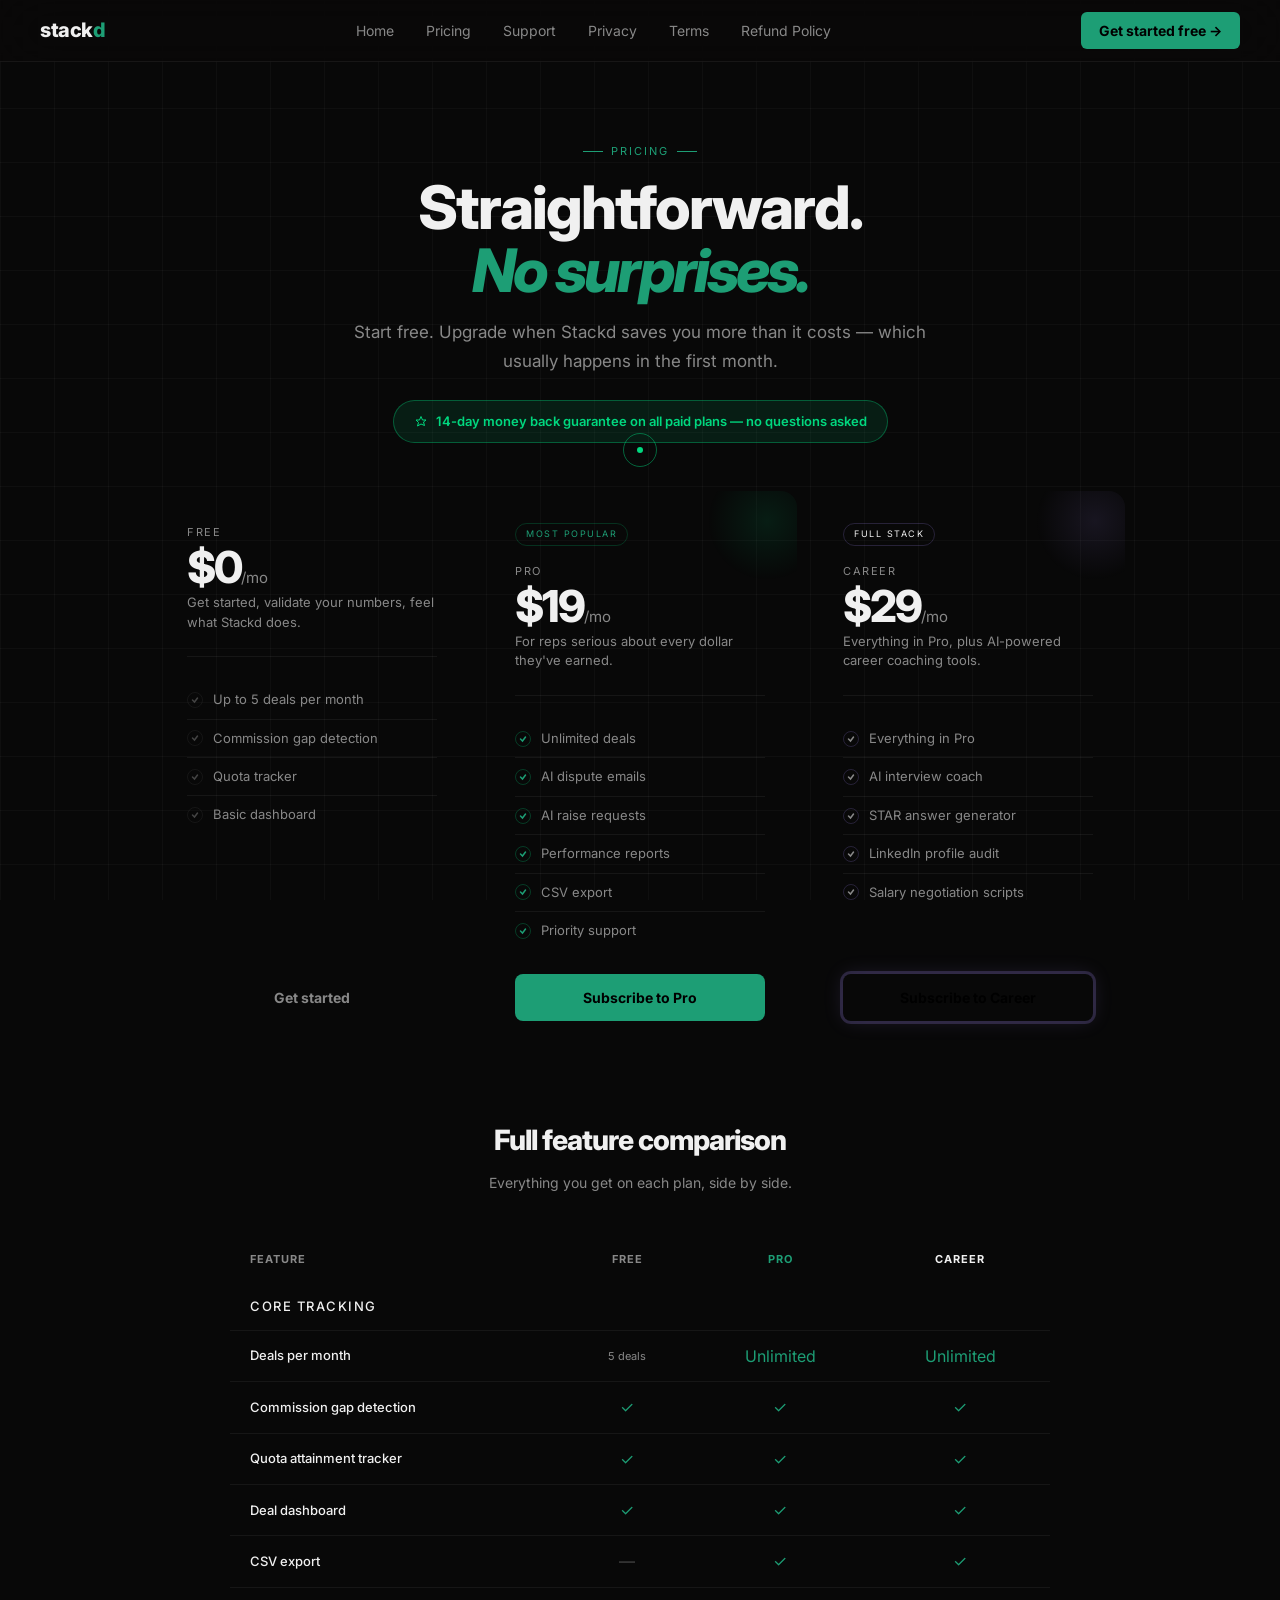
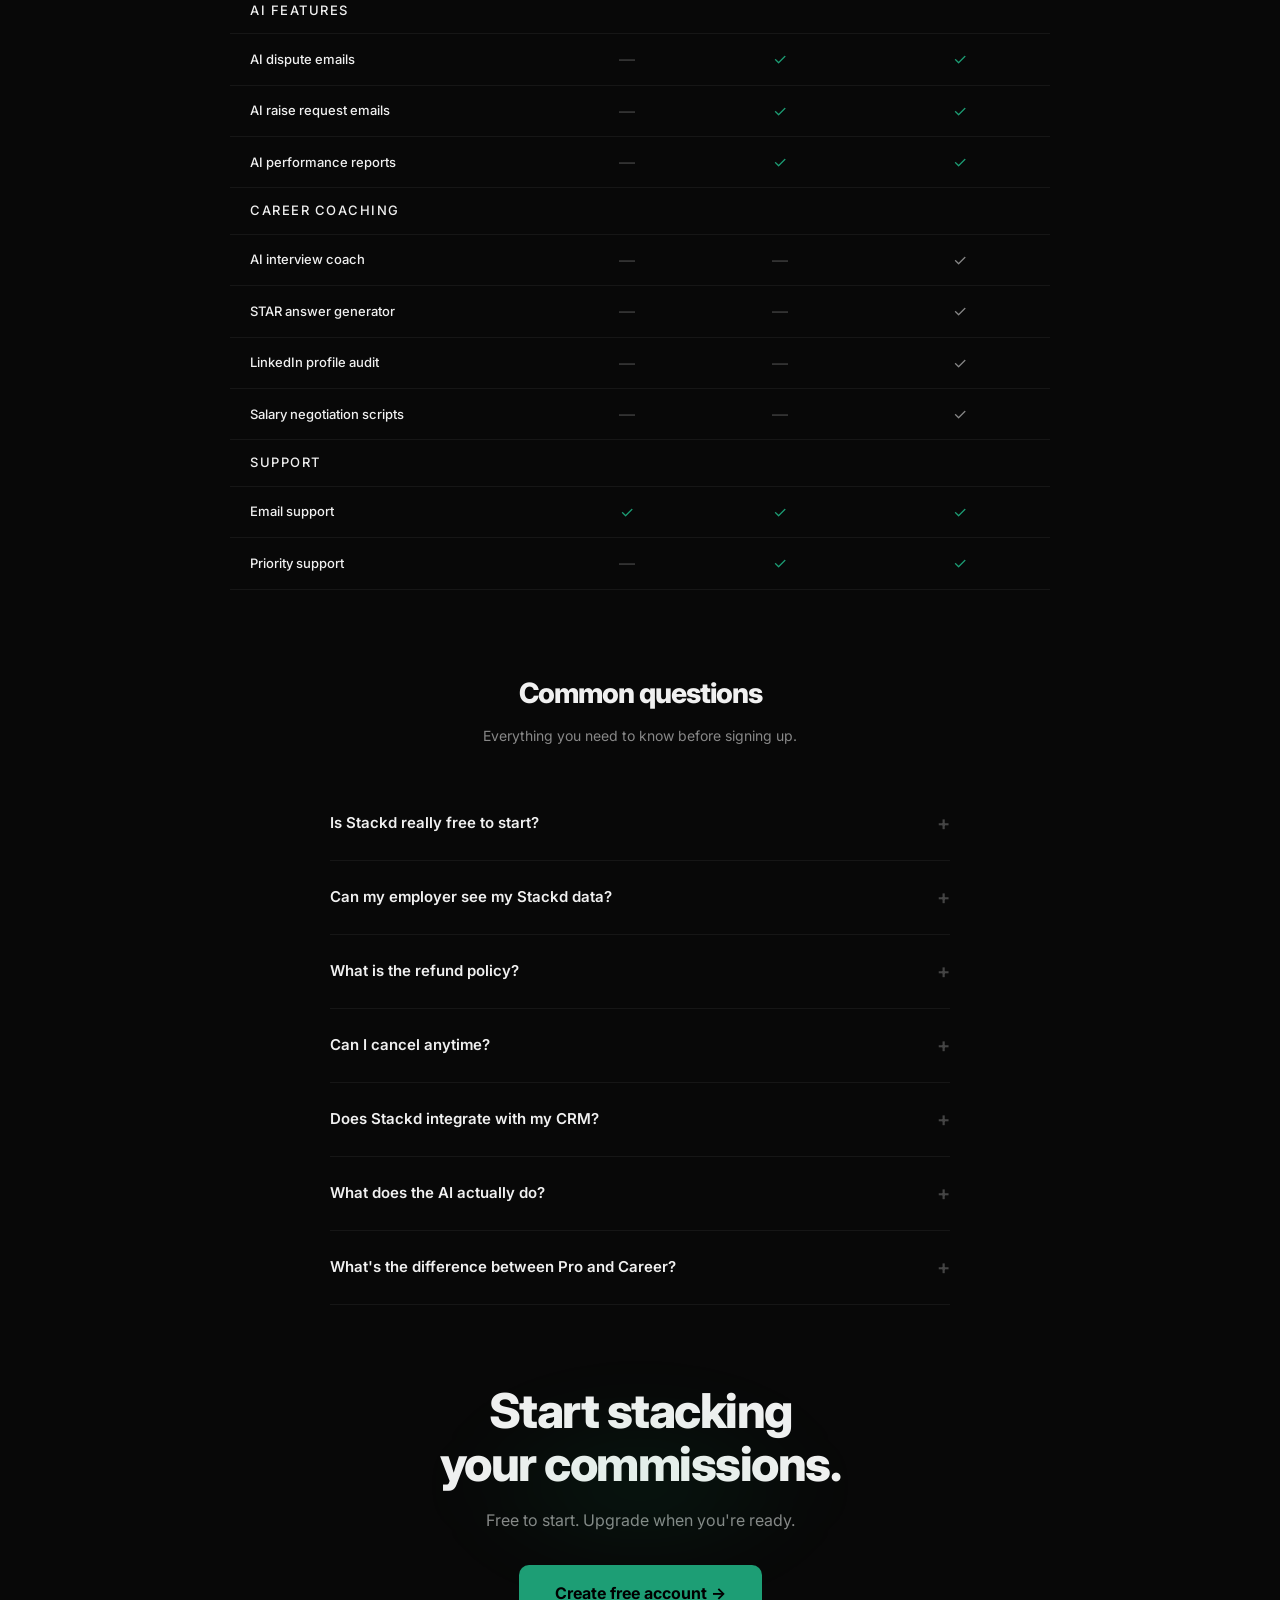
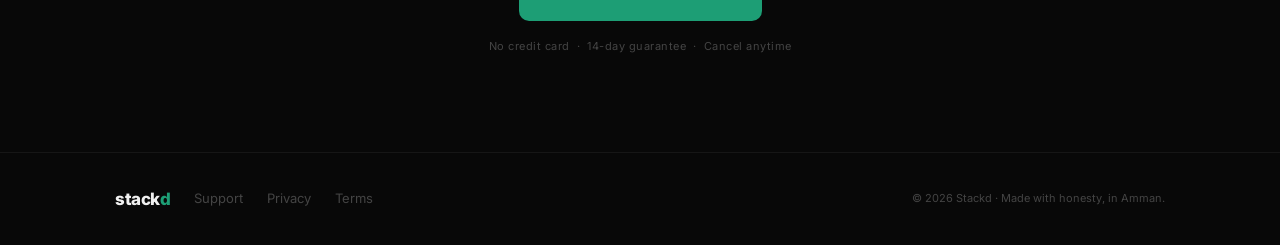
<file: pricing.html>
<!DOCTYPE html>
<html lang="en">
<head>
  <meta charset="UTF-8" />
  <meta name="viewport" content="width=device-width, initial-scale=1.0" />
  <title>Pricing — Stackd</title>
  <meta name="description" content="Stackd pricing. Free to start. Upgrade when Stackd saves you more than it costs." />
  <link rel="icon" type="image/svg+xml" href="data:image/svg+xml,<svg xmlns='http://www.w3.org/2000/svg' viewBox='0 0 32 32'><rect width='32' height='32' rx='8' fill='%2300D87F'/><text x='50%' y='50%' dominant-baseline='central' text-anchor='middle' font-size='18' font-family='system-ui' font-weight='700' fill='%230A0909'>S</text></svg>" />
  <link rel="preconnect" href="https://fonts.googleapis.com">
  <link rel="preconnect" href="https://fonts.gstatic.com" crossorigin>
  <link href="https://fonts.googleapis.com/css2?family=DM+Sans:wght@400;500;600;700;800&family=Inter:wght@300;400;500;600&family=JetBrains+Mono:wght@300;400;500;700&display=swap" rel="stylesheet">
  <link rel="stylesheet" href="shared.css" />
  <style>
    body { overflow-x: hidden; overflow-y: auto; cursor: auto; }

    .pricing-page { position: relative; z-index: 1; }

    /* subtle bg grid */
    .pricing-page::before {
      content: '';
      position: fixed;
      inset: 0;
      background-image:
        linear-gradient(rgba(255,255,255,0.03) 1px, transparent 1px),
        linear-gradient(90deg, rgba(255,255,255,0.03) 1px, transparent 1px);
      background-size: 54px 54px;
      pointer-events: none;
      z-index: 0;
    }

    /* NAV */
    .pricing-nav {
      position: sticky;
      top: 0;
      height: 62px;
      display: flex;
      align-items: center;
      justify-content: space-between;
      padding: 0 2.5rem;
      background: rgba(10,9,9,0.88);
      backdrop-filter: blur(28px);
      border-bottom: 0.5px solid var(--border);
      z-index: 100;
    }
    .pnav-logo { font-family: var(--font-d); font-size: 20px; font-weight: 800; letter-spacing: -0.5px; text-decoration: none; color: var(--text); }
    .pnav-logo span { color: var(--green); }
    .pnav-links { display: flex; align-items: center; gap: 0.25rem; }
    .pnav-link { font-size: 14px; color: var(--text-2); text-decoration: none; padding: 6px 14px; border-radius: 6px; transition: color 0.15s, background 0.15s; }
    .pnav-link:hover { color: var(--text); background: rgba(255,255,255,0.05); }
    .pnav-cta { display: flex; align-items: center; gap: 6px; font-size: 14px; font-family: var(--font-d); font-weight: 700; color: #000; text-decoration: none; padding: 7px 18px; border-radius: 6px; background: var(--green); transition: background 0.15s, box-shadow 0.15s; }
    .pnav-cta:hover { background: #00F090; box-shadow: 0 0 20px rgba(0,216,127,0.35); }

    /* HERO */
    .pricing-hero {
      padding: 5rem 2.5rem 3rem;
      text-align: center;
      max-width: 700px;
      margin: 0 auto;
      position: relative;
      z-index: 1;
    }

    .pricing-eyebrow {
      font-family: var(--font-m);
      font-size: 11px;
      letter-spacing: 2px;
      text-transform: uppercase;
      color: var(--green);
      margin-bottom: 1rem;
      display: flex;
      align-items: center;
      justify-content: center;
      gap: 8px;
    }
    .pricing-eyebrow::before,
    .pricing-eyebrow::after { content: ''; width: 20px; height: 1px; background: var(--green); }

    .pricing-h1 {
      font-family: var(--font-d);
      font-size: clamp(36px, 5vw, 60px);
      font-weight: 800;
      letter-spacing: -2px;
      line-height: 1.05;
      margin-bottom: 1rem;
    }

    .pricing-sub { font-size: 17px; color: var(--text-2); line-height: 1.7; margin-bottom: 1.5rem; }

    .pricing-h1-accent {
      color: var(--green);
      font-style: italic;
      letter-spacing: -3px;
    }

    .pricing-guarantee-pill {
      display: inline-flex;
      align-items: center;
      gap: 8px;
      background: rgba(0,216,127,0.1);
      border: 1px solid rgba(0,216,127,0.35);
      border-radius: 99px;
      padding: 10px 20px;
      font-family: var(--font-m);
      font-size: 13px;
      color: #00D87F;
      font-weight: 600;
    }

    /* PLAN CARDS */
    .plans-section {
      max-width: 1050px;
      margin: 0 auto;
      padding: 0 2.5rem 4rem;
      position: relative;
      z-index: 1;
    }

    .plans-grid {
      display: grid;
      grid-template-columns: repeat(3, 1fr);
      gap: 14px;
    }

    .plan-card {
      background: var(--bg-2);
      border: 0.5px solid var(--border-2);
      border-radius: 16px;
      padding: 2rem;
      display: flex;
      flex-direction: column;
      gap: 0;
      position: relative;
      overflow: hidden;
      transition: border-color 0.25s, box-shadow 0.25s, transform 0.12s ease-out;
      transform-style: preserve-3d;
      will-change: transform;
    }
    /* Cursor-following glow */
    .plan-card::before {
      content: '';
      position: absolute;
      inset: 0;
      background: radial-gradient(circle at var(--mx, 50%) var(--my, 50%), rgba(0,216,127,0.11) 0%, transparent 58%);
      opacity: 0;
      transition: opacity 0.3s;
      pointer-events: none;
      z-index: 0;
    }
    .plan-card:hover::before { opacity: 1; }
    .plan-card > * { position: relative; z-index: 1; }
    .plan-card:hover {
      transform: perspective(900px) rotateX(var(--rx, 0deg)) rotateY(var(--ry, 0deg)) translateZ(16px) scale(1.02);
      box-shadow: 0 24px 60px rgba(0,0,0,0.55), 0 0 30px rgba(0,216,127,0.1);
    }

    .plan-card.plan-pro { border-color: rgba(0,216,127,0.3); background: linear-gradient(135deg, var(--bg-2) 0%, rgba(0,216,127,0.04) 100%); }
    .plan-card.plan-pro:hover { border-color: rgba(0,216,127,0.6); box-shadow: 0 24px 60px rgba(0,0,0,0.55), 0 0 40px rgba(0,216,127,0.15); }
    .plan-card.plan-career { border-color: rgba(167,139,250,0.25); background: linear-gradient(135deg, var(--bg-2) 0%, rgba(167,139,250,0.04) 100%); }
    .plan-card.plan-career::before { background: radial-gradient(circle at var(--mx, 50%) var(--my, 50%), rgba(167,139,250,0.1) 0%, transparent 58%); }
    .plan-card.plan-career:hover { border-color: rgba(167,139,250,0.6); box-shadow: 0 24px 60px rgba(0,0,0,0.55), 0 0 40px rgba(167,139,250,0.12); }

    .plan-glow {
      position: absolute;
      top: -30px; right: -30px;
      width: 120px; height: 120px;
      background: radial-gradient(circle, rgba(0,216,127,0.1) 0%, transparent 70%);
      pointer-events: none;
    }
    .plan-career .plan-glow { background: radial-gradient(circle, rgba(167,139,250,0.1) 0%, transparent 70%); }

    .plan-badge {
      font-family: var(--font-m);
      font-size: 9px;
      letter-spacing: 1.5px;
      text-transform: uppercase;
      padding: 3px 10px;
      border-radius: 20px;
      display: inline-block;
      margin-bottom: 1rem;
      width: fit-content;
    }
    .plan-pro .plan-badge { background: var(--green-3); color: var(--green); border: 0.5px solid rgba(0,216,127,0.2); }
    .plan-career .plan-badge { background: var(--violet-2); color: var(--violet); border: 0.5px solid rgba(167,139,250,0.2); }

    .plan-name { font-family: var(--font-m); font-size: 11px; letter-spacing: 1.5px; text-transform: uppercase; color: var(--text-2); margin-bottom: 4px; }
    .plan-price { font-family: var(--font-d); font-size: 44px; font-weight: 800; color: var(--text); line-height: 1; margin-bottom: 4px; letter-spacing: -2px; }
    .plan-price span { font-size: 15px; font-weight: 400; color: var(--text-2); letter-spacing: 0; }
    .plan-desc { font-size: 13px; color: var(--text-2); margin-bottom: 1.5rem; line-height: 1.5; padding-bottom: 1.5rem; border-bottom: 0.5px solid var(--border); }

    .plan-features-list { list-style: none; flex: 1; margin-bottom: 1.5rem; display: flex; flex-direction: column; gap: 0; }
    .plan-features-list li {
      display: flex;
      align-items: center;
      gap: 10px;
      padding: 8px 0;
      border-bottom: 0.5px solid var(--border);
      font-size: 13px;
      color: var(--text-2);
    }
    .plan-features-list li:last-child { border-bottom: none; }

    .feat-check {
      width: 16px; height: 16px;
      border-radius: 50%;
      display: flex; align-items: center; justify-content: center;
      flex-shrink: 0;
    }
    .feat-check.green { background: var(--green-3); border: 0.5px solid rgba(0,216,127,0.25); color: var(--green); }
    .feat-check.violet { background: var(--violet-2); border: 0.5px solid rgba(167,139,250,0.2); color: var(--violet); }
    .feat-check.muted { background: var(--bg-4); border: 0.5px solid var(--border); color: var(--text-3); }
    .feat-check svg { width: 8px; height: 8px; }

    .plan-btn {
      display: block;
      text-align: center;
      font-family: var(--font-d);
      font-size: 14px;
      font-weight: 700;
      text-decoration: none;
      padding: 12px;
      border-radius: 8px;
      transition: all 0.15s;
      cursor: pointer;
      border: none;
      position: relative;
      overflow: hidden;
    }
    .plan-btn:hover { transform: translateY(-2px); }
    .plan-btn.free { background: transparent; color: var(--text-2); border: 0.5px solid var(--border-2); }
    .plan-btn.free:hover { color: var(--text); border-color: rgba(255,255,255,0.3); }
    .plan-btn.pro { background: var(--green); color: #000; }
    .plan-btn.pro:hover { background: #00F090; box-shadow: 0 0 28px rgba(0,216,127,0.4); }
    .plan-btn.career {
      background: var(--violet);
      color: #000;
      box-shadow: 0 0 0 3px rgba(167,139,250,0.2), 0 0 20px rgba(167,139,250,0.15);
    }
    .plan-btn.career:hover {
      background: #C4B5FD;
      box-shadow: 0 0 0 3px rgba(167,139,250,0.4), 0 0 40px rgba(167,139,250,0.35);
      transform: translateY(-2px);
    }

    .coming-soon-note {
      display: flex;
      align-items: flex-start;
      gap: 10px;
      max-width: 560px;
      margin: 1.5rem auto 0;
      padding: 14px 18px;
      background: rgba(255,255,255,0.03);
      border: 0.5px solid rgba(255,255,255,0.09);
      border-radius: 10px;
      font-size: 13px;
      color: var(--text-2);
      line-height: 1.6;
    }
    .coming-soon-note svg { flex-shrink: 0; margin-top: 2px; color: var(--text-3); }
    .coming-soon-note strong { color: var(--text); }
    .coming-soon-note a { color: var(--green); text-decoration: none; }
    .coming-soon-note a:hover { text-decoration: underline; }
    .comparison-section {
      max-width: 900px;
      margin: 0 auto;
      padding: 0 2.5rem 5rem;
      position: relative;
      z-index: 1;
    }

    .comparison-title {
      font-family: var(--font-d);
      font-size: 28px;
      font-weight: 800;
      letter-spacing: -1px;
      margin-bottom: 0.5rem;
      text-align: center;
    }
    .comparison-sub { font-size: 14px; color: var(--text-2); text-align: center; margin-bottom: 2.5rem; }

    .comp-table { width: 100%; border-collapse: collapse; }
    .comp-table thead tr { border-bottom: 0.5px solid var(--border-2); }
    .comp-table th { padding: 1rem 1.25rem; font-family: var(--font-m); font-size: 11px; letter-spacing: 1px; text-transform: uppercase; color: var(--text-2); text-align: center; }
    .comp-table th:first-child { text-align: left; }
    .comp-table th.col-pro { color: var(--green); }
    .comp-table th.col-career { color: var(--violet); }

    .comp-table tbody tr { border-bottom: 0.5px solid var(--border); transition: background 0.15s; }
    .comp-table tbody tr:hover { background: var(--bg-2); }
    .comp-table td { padding: 12px 1.25rem; font-size: 13px; color: var(--text-2); text-align: center; }
    .comp-table td:first-child { text-align: left; color: var(--text); font-weight: 500; }
    .comp-table .comp-section { font-family: var(--font-m); font-size: 10px; letter-spacing: 1.5px; text-transform: uppercase; color: var(--text-3); background: var(--bg-3); }

    .check-yes { color: var(--green); font-size: 16px; }
    .check-violet { color: var(--violet); font-size: 16px; }
    .check-no { color: var(--text-3); font-size: 16px; }
    .check-limit { font-family: var(--font-m); font-size: 11px; color: var(--text-2); }

    /* FAQ */
    .faq-section {
      max-width: 700px;
      margin: 0 auto;
      padding: 0 2.5rem 5rem;
      position: relative;
      z-index: 1;
    }
    .faq-title { font-family: var(--font-d); font-size: 28px; font-weight: 800; letter-spacing: -1px; margin-bottom: 0.5rem; text-align: center; }
    .faq-sub { font-size: 14px; color: var(--text-2); text-align: center; margin-bottom: 2.5rem; }

    .faq-item {
      border-bottom: 0.5px solid var(--border);
      overflow: hidden;
    }
    .faq-q {
      display: flex;
      justify-content: space-between;
      align-items: center;
      padding: 1.25rem 0;
      font-size: 15px;
      font-weight: 600;
      color: var(--text);
      cursor: pointer;
      transition: color 0.15s;
      gap: 1rem;
    }
    .faq-q:hover { color: var(--green); }
    .faq-icon { color: var(--text-3); font-size: 20px; transition: transform 0.2s; flex-shrink: 0; }
    .faq-item.open .faq-icon { transform: rotate(45deg); color: var(--green); }
    .faq-a { font-size: 14px; color: var(--text-2); line-height: 1.75; max-height: 0; overflow: hidden; transition: max-height 0.35s ease, padding 0.35s ease; padding-bottom: 0; }
    .faq-a a { color: var(--green); text-decoration: none; }
    .faq-item.open .faq-a { max-height: 300px; padding-bottom: 1.25rem; }

    /* FINAL CTA */
    .pricing-cta-section {
      max-width: 700px;
      margin: 0 auto;
      padding: 0 2.5rem 6rem;
      text-align: center;
      position: relative;
      z-index: 1;
    }
    .pricing-cta-section::before {
      content: '';
      position: absolute;
      top: 0; left: 50%;
      transform: translateX(-50%);
      width: 400px; height: 200px;
      background: radial-gradient(ellipse, rgba(0,216,127,0.07) 0%, transparent 70%);
      pointer-events: none;
      filter: blur(30px);
    }
    .pcta-h2 { font-family: var(--font-d); font-size: clamp(32px, 4vw, 48px); font-weight: 800; letter-spacing: -1.5px; line-height: 1.1; margin-bottom: 1rem; }
    .pcta-sub { font-size: 16px; color: var(--text-2); margin-bottom: 2rem; }
    .pcta-btn {
      display: inline-flex;
      align-items: center;
      gap: 10px;
      font-family: var(--font-d);
      font-size: 16px;
      font-weight: 700;
      color: #000;
      text-decoration: none;
      padding: 15px 36px;
      border-radius: 10px;
      background: var(--green);
      transition: background 0.15s, box-shadow 0.15s, transform 0.15s;
      margin-bottom: 1rem;
      position: relative;
      overflow: hidden;
    }
    .pcta-btn:hover { background: #00F090; box-shadow: 0 0 50px rgba(0,216,127,0.45); transform: translateY(-2px); }
    .pcta-proof { font-family: var(--font-m); font-size: 11px; letter-spacing: 0.5px; color: var(--text-3); }

    /* FOOTER */
    .pricing-footer {
      border-top: 0.5px solid var(--border);
      padding: 2rem 2.5rem;
      position: relative;
      z-index: 1;
    }
    .pf-inner { max-width: 1050px; margin: 0 auto; display: flex; justify-content: space-between; align-items: center; flex-wrap: wrap; gap: 1rem; }
    .pf-left { display: flex; gap: 1.5rem; align-items: center; }
    .pf-link { font-size: 13px; color: var(--text-3); text-decoration: none; transition: color 0.15s; }
    .pf-link:hover { color: var(--text); }
    .pf-right { font-family: var(--font-m); font-size: 11px; color: var(--text-3); }

    @media (max-width: 900px) {
      .plans-grid { grid-template-columns: 1fr; max-width: 440px; margin: 0 auto; }
    }
    @media (max-width: 640px) {
      .pricing-nav { padding: 0 1.25rem; }
      .pnav-links { display: none; }
      .pricing-hero, .plans-section, .comparison-section, .faq-section, .pricing-cta-section { padding-left: 1.25rem; padding-right: 1.25rem; }
      .comp-table th:nth-child(2), .comp-table td:nth-child(2) { display: none; }
      .pricing-footer { padding: 1.5rem 1.25rem; }
    }

    /* CURSOR */
    @media (hover: hover) and (pointer: fine) { body, a, button { cursor: none !important; } }
    .cursor-dot { position: fixed; width: 6px; height: 6px; background: #00D87F; border-radius: 50%; pointer-events: none; z-index: 9999; transform: translate(-50%,-50%); transition: width .15s, height .15s, background .15s; }
    .cursor-ring { position: fixed; width: 34px; height: 34px; border: 1.5px solid rgba(0,216,127,0.45); border-radius: 50%; pointer-events: none; z-index: 9998; transform: translate(-50%,-50%); transition: width .25s cubic-bezier(0.34,1.56,0.64,1), height .25s cubic-bezier(0.34,1.56,0.64,1); }
    .cursor-dot.dot-hover { width: 10px; height: 10px; background: #FF6B35; }
    .cursor-ring.ring-hover { width: 50px; height: 50px; }
    @media (max-width: 768px), (hover: none) { .cursor-dot, .cursor-ring { display: none; } body { cursor: auto !important; } }
  </style>
</head>
<body>
<div class="cursor-dot" id="c-dot"></div>
<div class="cursor-ring" id="c-ring"></div>
<div class="pricing-page">

  <!-- NAV -->
  <nav class="pricing-nav">
    <a href="index.html" class="pnav-logo">stack<span>d</span></a>
    <div class="pnav-links">
    <a href="index.html" class="pnav-link">Home</a>
    <a href="pricing.html" class="pnav-link">Pricing</a>
    <a href="support.html" class="pnav-link">Support</a>
    <a href="privacy.html" class="pnav-link">Privacy</a>
    <a href="terms.html" class="pnav-link">Terms</a>
    <a href="refund.html" class="pnav-link">Refund Policy</a>
    </div>
    <a href="app.html" class="pnav-cta">Get started free →</a>
  </nav>

  <!-- HERO -->
  <div class="pricing-hero">
    <div class="pricing-eyebrow">Pricing</div>
    <h1 class="pricing-h1">Straightforward.<br><span class="pricing-h1-accent">No surprises.</span></h1>
    <p class="pricing-sub">Start free. Upgrade when Stackd saves you more than it costs — which usually happens in the first month.</p>
    <div class="pricing-guarantee-pill">
      <svg width="14" height="14" viewBox="0 0 14 14" fill="none"><path d="M7 1.5l1.5 3.5h3.5L9.5 7l1 3.5L7 9l-3.5 2 1-3.5L2 5h3.5z" stroke="currentColor" stroke-width="1" fill="none"/></svg>
      14-day money back guarantee on all paid plans — no questions asked
    </div>
  </div>

  <!-- PLAN CARDS -->
  <div class="plans-section">
    <div class="plans-grid">

      <!-- FREE -->
      <div class="plan-card">
        <div class="plan-name">Free</div>
        <div class="plan-price">$0<span>/mo</span></div>
        <p class="plan-desc">Get started, validate your numbers, feel what Stackd does.</p>
        <ul class="plan-features-list">
          <li><span class="feat-check muted"><svg viewBox="0 0 8 8" fill="none"><path d="M1.5 4l2 2L6.5 2" stroke="currentColor" stroke-width="1.5" stroke-linecap="round"/></svg></span>Up to 5 deals per month</li>
          <li><span class="feat-check muted"><svg viewBox="0 0 8 8" fill="none"><path d="M1.5 4l2 2L6.5 2" stroke="currentColor" stroke-width="1.5" stroke-linecap="round"/></svg></span>Commission gap detection</li>
          <li><span class="feat-check muted"><svg viewBox="0 0 8 8" fill="none"><path d="M1.5 4l2 2L6.5 2" stroke="currentColor" stroke-width="1.5" stroke-linecap="round"/></svg></span>Quota tracker</li>
          <li><span class="feat-check muted"><svg viewBox="0 0 8 8" fill="none"><path d="M1.5 4l2 2L6.5 2" stroke="currentColor" stroke-width="1.5" stroke-linecap="round"/></svg></span>Basic dashboard</li>
        </ul>
        <a href="app.html" class="plan-btn free">Get started</a>
      </div>

      <!-- PRO -->
      <div class="plan-card plan-pro">
        <div class="plan-glow"></div>
        <div class="plan-badge">Most popular</div>
        <div class="plan-name">Pro</div>
        <div class="plan-price">$19<span>/mo</span></div>
        <p class="plan-desc">For reps serious about every dollar they've earned.</p>
        <ul class="plan-features-list">
          <li><span class="feat-check green"><svg viewBox="0 0 8 8" fill="none"><path d="M1.5 4l2 2L6.5 2" stroke="currentColor" stroke-width="1.5" stroke-linecap="round"/></svg></span>Unlimited deals</li>
          <li><span class="feat-check green"><svg viewBox="0 0 8 8" fill="none"><path d="M1.5 4l2 2L6.5 2" stroke="currentColor" stroke-width="1.5" stroke-linecap="round"/></svg></span>AI dispute emails</li>
          <li><span class="feat-check green"><svg viewBox="0 0 8 8" fill="none"><path d="M1.5 4l2 2L6.5 2" stroke="currentColor" stroke-width="1.5" stroke-linecap="round"/></svg></span>AI raise requests</li>
          <li><span class="feat-check green"><svg viewBox="0 0 8 8" fill="none"><path d="M1.5 4l2 2L6.5 2" stroke="currentColor" stroke-width="1.5" stroke-linecap="round"/></svg></span>Performance reports</li>
          <li><span class="feat-check green"><svg viewBox="0 0 8 8" fill="none"><path d="M1.5 4l2 2L6.5 2" stroke="currentColor" stroke-width="1.5" stroke-linecap="round"/></svg></span>CSV export</li>
          <li><span class="feat-check green"><svg viewBox="0 0 8 8" fill="none"><path d="M1.5 4l2 2L6.5 2" stroke="currentColor" stroke-width="1.5" stroke-linecap="round"/></svg></span>Priority support</li>
        </ul>
        <a href="app.html" class="plan-btn pro" onclick="localStorage.setItem('upgrade_intent','pro')">Subscribe to Pro</a>
      </div>

      <!-- CAREER -->
      <div class="plan-card plan-career">
        <div class="plan-glow"></div>
        <div class="plan-badge">Full stack</div>
        <div class="plan-name">Career</div>
        <div class="plan-price">$29<span>/mo</span></div>
        <p class="plan-desc">Everything in Pro, plus AI-powered career coaching tools.</p>
        <ul class="plan-features-list">
          <li><span class="feat-check violet"><svg viewBox="0 0 8 8" fill="none"><path d="M1.5 4l2 2L6.5 2" stroke="currentColor" stroke-width="1.5" stroke-linecap="round"/></svg></span>Everything in Pro</li>
          <li><span class="feat-check violet"><svg viewBox="0 0 8 8" fill="none"><path d="M1.5 4l2 2L6.5 2" stroke="currentColor" stroke-width="1.5" stroke-linecap="round"/></svg></span>AI interview coach</li>
          <li><span class="feat-check violet"><svg viewBox="0 0 8 8" fill="none"><path d="M1.5 4l2 2L6.5 2" stroke="currentColor" stroke-width="1.5" stroke-linecap="round"/></svg></span>STAR answer generator</li>
          <li><span class="feat-check violet"><svg viewBox="0 0 8 8" fill="none"><path d="M1.5 4l2 2L6.5 2" stroke="currentColor" stroke-width="1.5" stroke-linecap="round"/></svg></span>LinkedIn profile audit</li>
          <li><span class="feat-check violet"><svg viewBox="0 0 8 8" fill="none"><path d="M1.5 4l2 2L6.5 2" stroke="currentColor" stroke-width="1.5" stroke-linecap="round"/></svg></span>Salary negotiation scripts</li>
        </ul>
        <a href="app.html" class="plan-btn career" onclick="localStorage.setItem('upgrade_intent','career')">Subscribe to Career</a>
      </div>

    </div>
  </div>

  <!-- COMPARISON TABLE -->
  <div class="comparison-section">
    <h2 class="comparison-title">Full feature comparison</h2>
    <p class="comparison-sub">Everything you get on each plan, side by side.</p>
    <table class="comp-table">
      <thead>
        <tr>
          <th>Feature</th>
          <th>Free</th>
          <th class="col-pro">Pro</th>
          <th class="col-career">Career</th>
        </tr>
      </thead>
      <tbody>
        <tr class="comp-section"><td colspan="4">Core tracking</td></tr>
        <tr><td>Deals per month</td><td><span class="check-limit">5 deals</span></td><td><span class="check-yes">Unlimited</span></td><td><span class="check-yes">Unlimited</span></td></tr>
        <tr><td>Commission gap detection</td><td><span class="check-yes">✓</span></td><td><span class="check-yes">✓</span></td><td><span class="check-yes">✓</span></td></tr>
        <tr><td>Quota attainment tracker</td><td><span class="check-yes">✓</span></td><td><span class="check-yes">✓</span></td><td><span class="check-yes">✓</span></td></tr>
        <tr><td>Deal dashboard</td><td><span class="check-yes">✓</span></td><td><span class="check-yes">✓</span></td><td><span class="check-yes">✓</span></td></tr>
        <tr><td>CSV export</td><td><span class="check-no">—</span></td><td><span class="check-yes">✓</span></td><td><span class="check-yes">✓</span></td></tr>
        <tr class="comp-section"><td colspan="4">AI features</td></tr>
        <tr><td>AI dispute emails</td><td><span class="check-no">—</span></td><td><span class="check-yes">✓</span></td><td><span class="check-yes">✓</span></td></tr>
        <tr><td>AI raise request emails</td><td><span class="check-no">—</span></td><td><span class="check-yes">✓</span></td><td><span class="check-yes">✓</span></td></tr>
        <tr><td>AI performance reports</td><td><span class="check-no">—</span></td><td><span class="check-yes">✓</span></td><td><span class="check-yes">✓</span></td></tr>
        <tr class="comp-section"><td colspan="4">Career coaching</td></tr>
        <tr><td>AI interview coach</td><td><span class="check-no">—</span></td><td><span class="check-no">—</span></td><td><span class="check-violet">✓</span></td></tr>
        <tr><td>STAR answer generator</td><td><span class="check-no">—</span></td><td><span class="check-no">—</span></td><td><span class="check-violet">✓</span></td></tr>
        <tr><td>LinkedIn profile audit</td><td><span class="check-no">—</span></td><td><span class="check-no">—</span></td><td><span class="check-violet">✓</span></td></tr>
        <tr><td>Salary negotiation scripts</td><td><span class="check-no">—</span></td><td><span class="check-no">—</span></td><td><span class="check-violet">✓</span></td></tr>
        <tr class="comp-section"><td colspan="4">Support</td></tr>
        <tr><td>Email support</td><td><span class="check-yes">✓</span></td><td><span class="check-yes">✓</span></td><td><span class="check-yes">✓</span></td></tr>
        <tr><td>Priority support</td><td><span class="check-no">—</span></td><td><span class="check-yes">✓</span></td><td><span class="check-yes">✓</span></td></tr>
      </tbody>
    </table>
  </div>

  <!-- FAQ -->
  <div class="faq-section">
    <h2 class="faq-title">Common questions</h2>
    <p class="faq-sub">Everything you need to know before signing up.</p>

    <div class="faq-item">
      <div class="faq-q" onclick="toggleFaq(this)">
        Is Stackd really free to start?
        <span class="faq-icon">+</span>
      </div>
      <div class="faq-a">Yes — no credit card required. The Free plan lets you log up to 5 deals per month with full gap detection and quota tracking. You'll see exactly what Stackd does before spending a dollar.</div>
    </div>
    <div class="faq-item">
      <div class="faq-q" onclick="toggleFaq(this)">
        Can my employer see my Stackd data?
        <span class="faq-icon">+</span>
      </div>
      <div class="faq-a">No. Stackd is a personal app. Your data is stored securely and only accessible to your account. We use row-level security so no other user — or employer — can ever access your records. We never share user data with third parties.</div>
    </div>
    <div class="faq-item">
      <div class="faq-q" onclick="toggleFaq(this)">
        What is the refund policy?
        <span class="faq-icon">+</span>
      </div>
      <div class="faq-a">14-day money back guarantee on all paid plans. Email <a href="mailto:support@wearestackd.net">support@wearestackd.net</a> within 14 days of subscribing and we'll refund you in full — no questions asked.</div>
    </div>
    <div class="faq-item">
      <div class="faq-q" onclick="toggleFaq(this)">
        Can I cancel anytime?
        <span class="faq-icon">+</span>
      </div>
      <div class="faq-a">Yes — no long-term contracts, no cancellation fees. Cancel from your settings at any time. You'll keep access until the end of your billing period, then drop to the Free plan.</div>
    </div>
    <div class="faq-item">
      <div class="faq-q" onclick="toggleFaq(this)">
        Does Stackd integrate with my CRM?
        <span class="faq-icon">+</span>
      </div>
      <div class="faq-a">No integration needed — and that's intentional. Stackd is your personal record, completely separate from your company's systems. You don't need IT approval, CRM access, or admin permissions. You log your own deals in 30 seconds.</div>
    </div>
    <div class="faq-item">
      <div class="faq-q" onclick="toggleFaq(this)">
        What does the AI actually do?
        <span class="faq-icon">+</span>
      </div>
      <div class="faq-a">Stackd uses Claude (by Anthropic) to generate professional documents based on your actual deal data. This includes dispute emails, raise requests, performance reports, and — on the Career plan — interview coaching, STAR answers, LinkedIn rewrites, and salary negotiation scripts. The AI reads your real numbers and writes content specific to your situation, not a generic template.</div>
    </div>
    <div class="faq-item">
      <div class="faq-q" onclick="toggleFaq(this)">
        What's the difference between Pro and Career?
        <span class="faq-icon">+</span>
      </div>
      <div class="faq-a">Pro is everything you need to track commissions and fight for what you're owed. Career adds a full coaching suite — interview prep, STAR answers, LinkedIn audits, and negotiation scripts — for reps who are also building toward their next move. Career is $10/month more than Pro.</div>
    </div>
  </div>

  <!-- FINAL CTA -->
  <div class="pricing-cta-section">
    <h2 class="pcta-h2">Start stacking<br>your commissions.</h2>
    <p class="pcta-sub">Free to start. Upgrade when you're ready.</p>
    <a href="app.html" class="pcta-btn">
      Create free account →
    </a>
    <p class="pcta-proof">No credit card &nbsp;&middot;&nbsp; 14-day guarantee &nbsp;&middot;&nbsp; Cancel anytime</p>
  </div>

  <!-- FOOTER -->
  <footer class="pricing-footer">
    <div class="pf-inner">
      <div class="pf-left">
        <a href="index.html" class="pnav-logo" style="font-size:17px;">stack<span style="color:var(--green)">d</span></a>
        <a href="support.html" class="pf-link">Support</a>
        <a href="privacy.html" class="pf-link">Privacy</a>
        <a href="terms.html" class="pf-link">Terms</a>
      </div>
      <div class="pf-right">© 2026 Stackd · Made with honesty, in Amman.</div>
    </div>
  </footer>

</div>

<script>
function toggleFaq(el) {
  const item = el.parentElement
  const isOpen = item.classList.contains('open')
  document.querySelectorAll('.faq-item.open').forEach(i => i.classList.remove('open'))
  if(!isOpen) item.classList.add('open')
}

// Ripple on buttons
document.addEventListener('click', e => {
  const btn = e.target.closest('a,button')
  if(!btn) return
  if(window.getComputedStyle(btn).position==='static') btn.style.position='relative'
  btn.style.overflow='hidden'
  const r = document.createElement('span')
  const rect = btn.getBoundingClientRect()
  const size = Math.max(rect.width,rect.height)*2.2
  r.style.cssText=`position:absolute;border-radius:50%;background:rgba(255,255,255,0.12);width:${size}px;height:${size}px;left:${e.clientX-rect.left-size/2}px;top:${e.clientY-rect.top-size/2}px;transform:scale(0);animation:ripple 0.65s ease forwards;pointer-events:none;`
  btn.appendChild(r)
  setTimeout(()=>r.remove(),700)
})
</script>
<style>@keyframes ripple{to{transform:scale(1);opacity:0;}}</style>
<script>
window.addEventListener('DOMContentLoaded', function() {
  var d=document.getElementById('c-dot'),r=document.getElementById('c-ring');
  if(!d||!r||window.matchMedia('(hover:none),(pointer:coarse)').matches)return;
  var mx=window.innerWidth/2,my=window.innerHeight/2,rx=mx,ry=my;
  document.addEventListener('mousemove',function(e){mx=e.clientX;my=e.clientY;});
  (function tick(){d.style.left=mx+'px';d.style.top=my+'px';rx+=(mx-rx)*.1;ry+=(my-ry)*.1;r.style.left=rx+'px';r.style.top=ry+'px';requestAnimationFrame(tick);})();
  document.querySelectorAll('a,button').forEach(function(el){el.addEventListener('mouseenter',function(){r.classList.add('ring-hover');d.classList.add('dot-hover');});el.addEventListener('mouseleave',function(){r.classList.remove('ring-hover');d.classList.remove('dot-hover');});});

  // Plan card 3D tilt + glow
  document.querySelectorAll('.plan-card').forEach(function(card) {
    card.addEventListener('mousemove', function(e) {
      var rect = card.getBoundingClientRect();
      var x = e.clientX - rect.left;
      var y = e.clientY - rect.top;
      var rotX = ((y - rect.height/2) / (rect.height/2)) * -8;
      var rotY = ((x - rect.width/2) / (rect.width/2)) * 8;
      card.style.transform = 'perspective(900px) rotateX('+rotX+'deg) rotateY('+rotY+'deg) translateZ(20px) scale(1.02)';
      card.style.setProperty('--mx', (x/rect.width*100)+'%');
      card.style.setProperty('--my', (y/rect.height*100)+'%');
    });
    card.addEventListener('mouseleave', function() {
      card.style.transform = '';
    });
  });
});
</script>
</body>
</html>
</file>
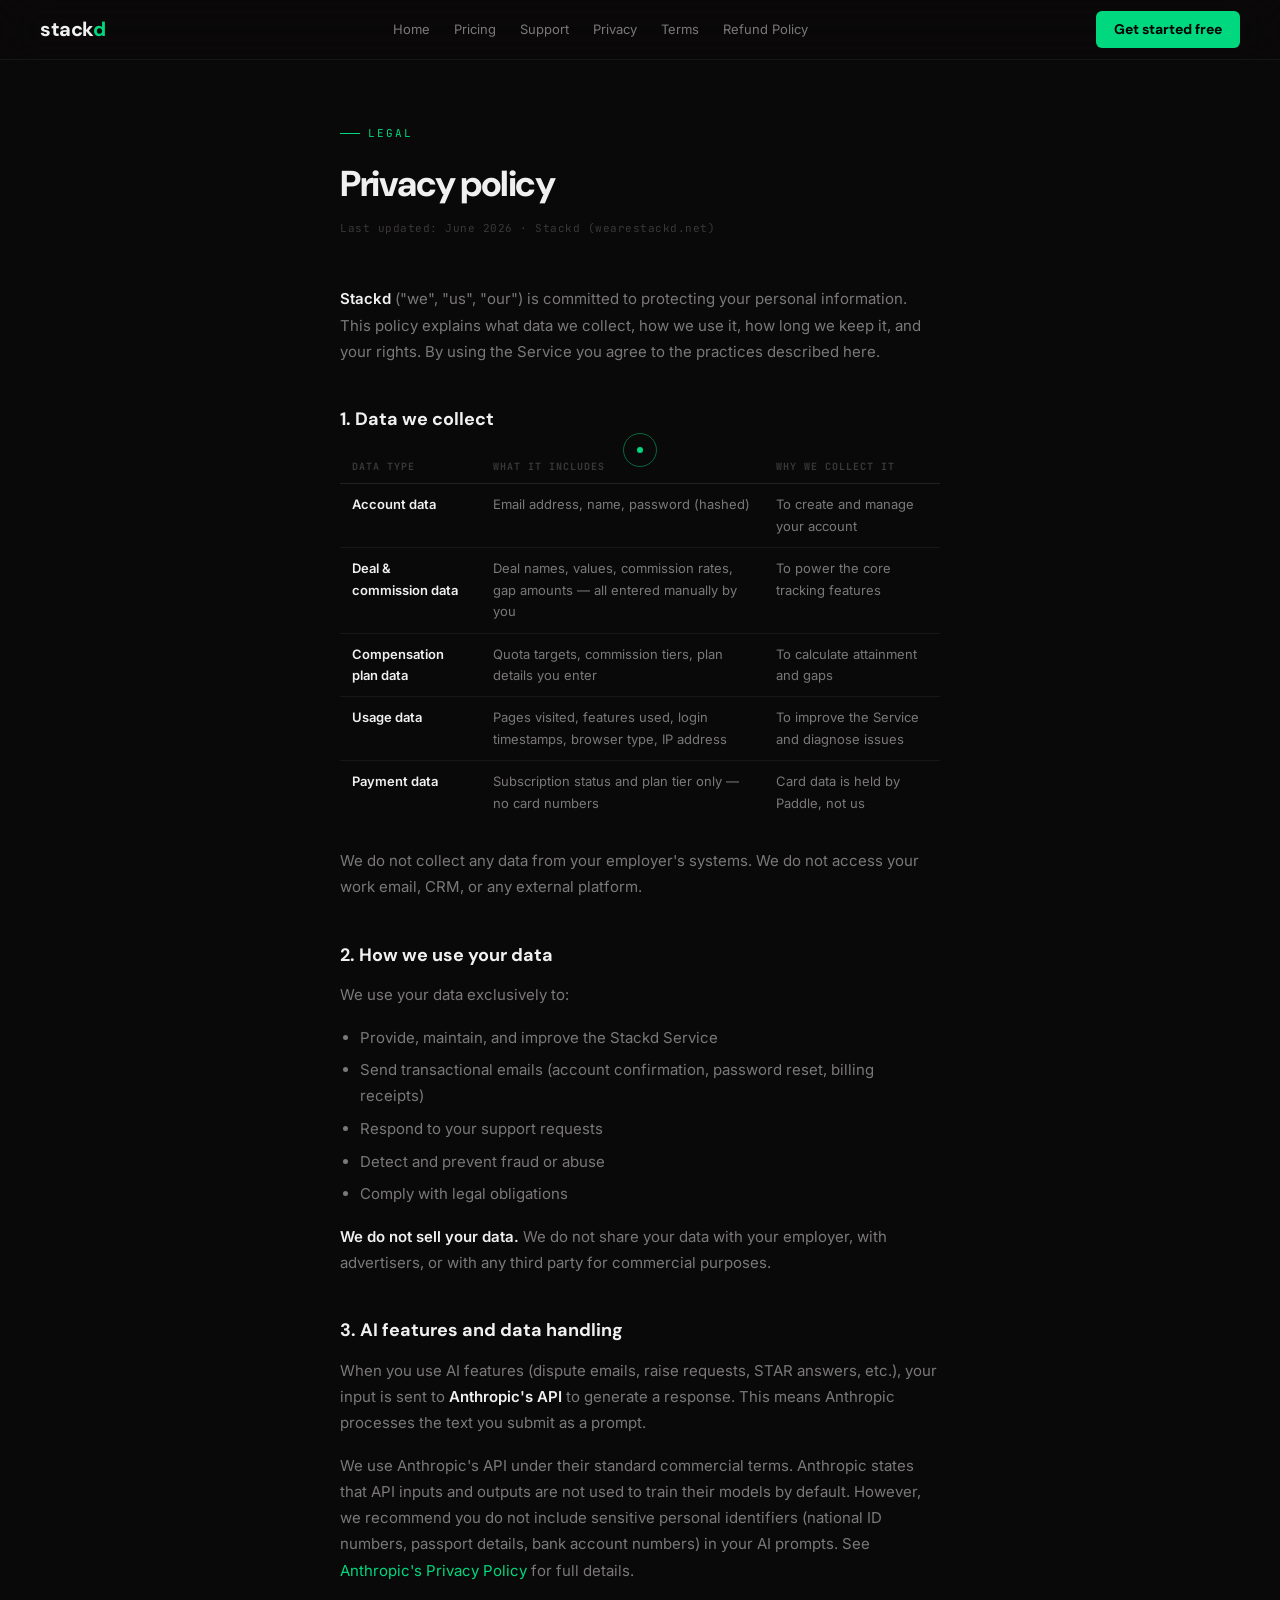
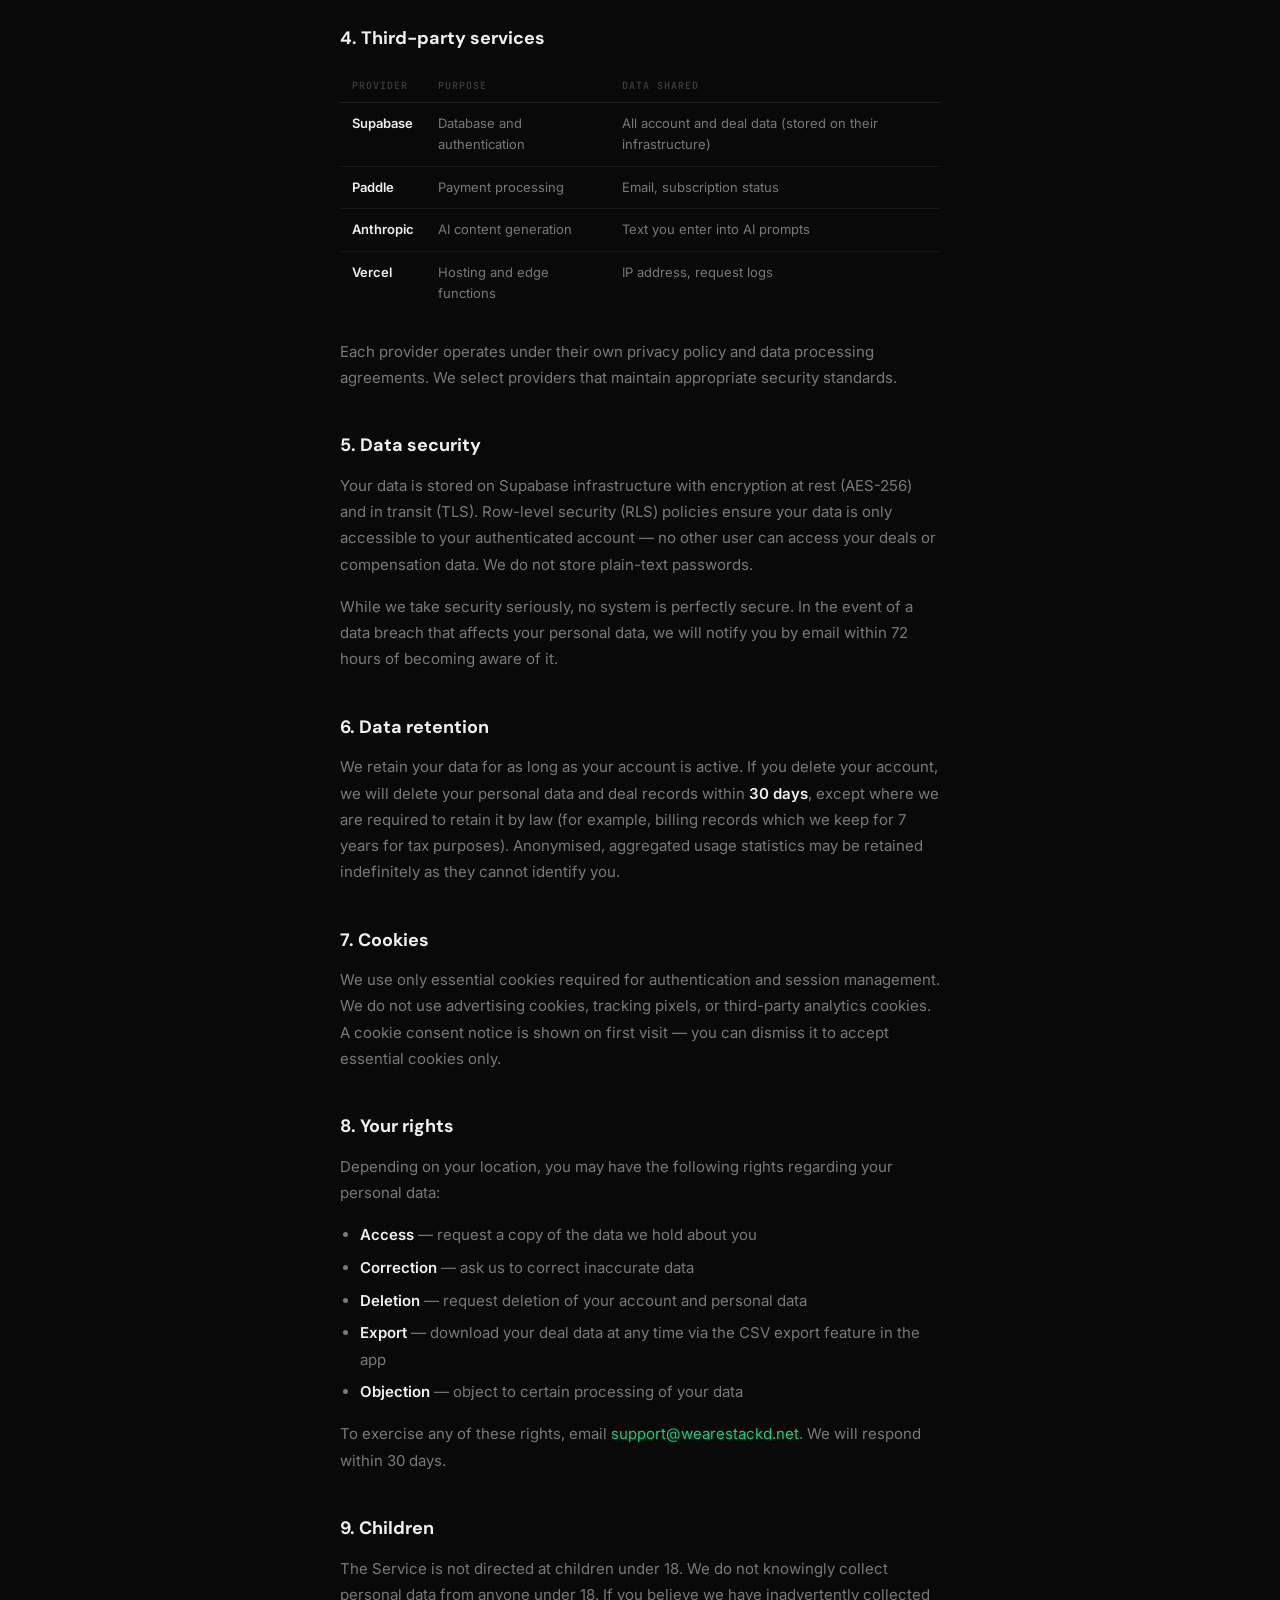
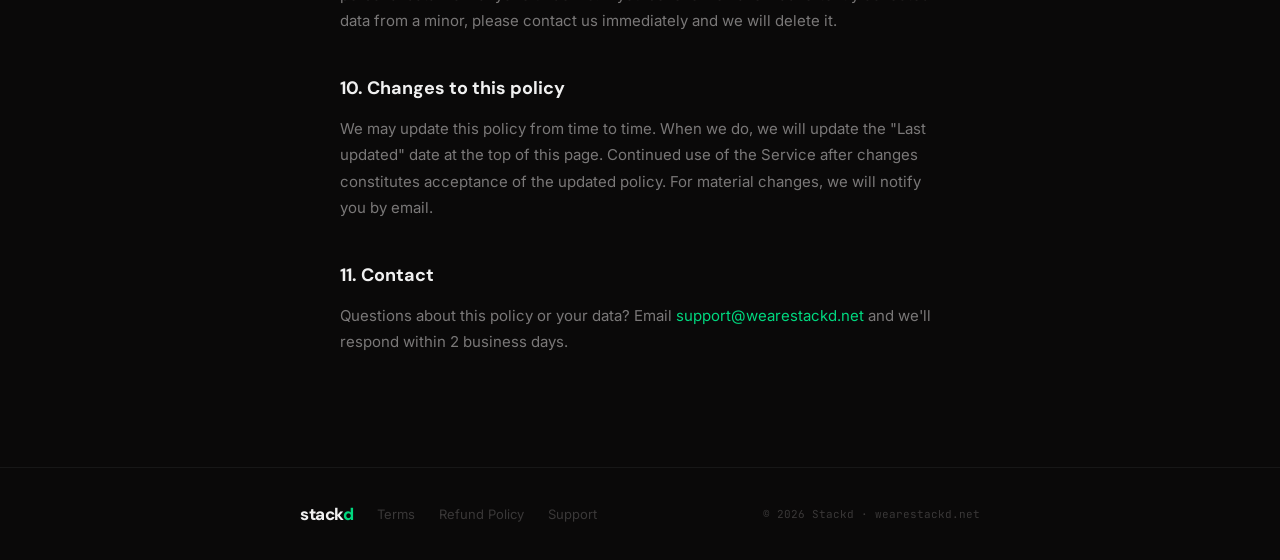
<file: privacy.html>
<!DOCTYPE html>
<html lang="en">
<head>
  <meta charset="UTF-8" />
  <meta name="viewport" content="width=device-width, initial-scale=1.0" />
  <title>Privacy Policy — Stackd</title>
  <link rel="icon" type="image/svg+xml" href="data:image/svg+xml,<svg xmlns='http://www.w3.org/2000/svg' viewBox='0 0 32 32'><rect width='32' height='32' rx='8' fill='%2300D87F'/><text x='50%' y='50%' dominant-baseline='central' text-anchor='middle' font-size='18' font-family='system-ui' font-weight='700' fill='%230A0909'>S</text></svg>" />
  <link rel="preconnect" href="https://fonts.googleapis.com">
  <link rel="preconnect" href="https://fonts.gstatic.com" crossorigin>
  <link href="https://fonts.googleapis.com/css2?family=DM+Sans:wght@400;500;600;700;800&family=Inter:wght@400;500;600&family=JetBrains+Mono:wght@400;500&display=swap" rel="stylesheet">
  <style>
    *, *::before, *::after { box-sizing: border-box; margin: 0; padding: 0; }
    :root {
      --bg: #0A0909; --bg-2: #0F0E0E;
      --border: rgba(255,255,255,0.055); --border-2: rgba(255,255,255,0.1);
      --green: #00D87F; --text: #F0F0F0; --text-2: #7A7878; --text-3: #3A3838;
      --font-d: 'DM Sans', sans-serif; --font-b: 'Inter', sans-serif; --font-m: 'JetBrains Mono', monospace;
    }
    body { font-family: var(--font-b); background: var(--bg); color: var(--text); font-size: 15px; line-height: 1.65; -webkit-font-smoothing: antialiased; }
    @media (hover: hover) and (pointer: fine) { body, a, button { cursor: none !important; } }
    .cursor-dot { position: fixed; width: 6px; height: 6px; background: var(--green); border-radius: 50%; pointer-events: none; z-index: 9999; transform: translate(-50%,-50%); transition: width .15s, height .15s, background .15s; }
    .cursor-ring { position: fixed; width: 34px; height: 34px; border: 1.5px solid rgba(0,216,127,0.45); border-radius: 50%; pointer-events: none; z-index: 9998; transform: translate(-50%,-50%); transition: width .25s cubic-bezier(0.34,1.56,0.64,1), height .25s cubic-bezier(0.34,1.56,0.64,1); }
    .cursor-dot.dot-hover { width: 10px; height: 10px; background: #FF6B35; }
    .cursor-ring.ring-hover { width: 50px; height: 50px; }
    @media (max-width: 768px), (hover: none) { .cursor-dot, .cursor-ring { display: none; } body { cursor: auto !important; } }
    .nav { height: 60px; display: flex; align-items: center; justify-content: space-between; padding: 0 2.5rem; background: rgba(10,9,9,0.9); backdrop-filter: blur(24px); border-bottom: 0.5px solid var(--border); position: sticky; top: 0; z-index: 100; }
    .logo { font-family: var(--font-d); font-size: 20px; font-weight: 800; letter-spacing: -0.5px; text-decoration: none; color: var(--text); }
    .logo span { color: var(--green); }
    .nav-links { display: flex; align-items: center; gap: 4px; flex-wrap: wrap; }
    .nav-link { font-size: 13px; color: var(--text-2); text-decoration: none; padding: 5px 10px; border-radius: 6px; transition: color .15s, background .15s; white-space: nowrap; }
    .nav-link:hover { color: var(--text); background: rgba(255,255,255,0.05); }
    .nav-cta { font-size: 14px; font-family: var(--font-d); font-weight: 700; color: #000; text-decoration: none; padding: 7px 18px; border-radius: 6px; background: var(--green); transition: background .15s; white-space: nowrap; }
    .nav-cta:hover { background: #00F090; }
    .page { max-width: 680px; margin: 0 auto; padding: 4rem 2.5rem 6rem; }
    .page-eyebrow { font-family: var(--font-m); font-size: 11px; letter-spacing: 2px; text-transform: uppercase; color: var(--green); margin-bottom: 0.75rem; display: flex; align-items: center; gap: 8px; }
    .page-eyebrow::before { content: ''; width: 20px; height: 1px; background: var(--green); }
    .page-title { font-family: var(--font-d); font-size: 36px; font-weight: 800; letter-spacing: -1.5px; margin-bottom: 0.35rem; }
    .updated { font-family: var(--font-m); font-size: 11px; color: var(--text-3); margin-bottom: 3rem; letter-spacing: 0.5px; }
    h2 { font-family: var(--font-d); font-size: 18px; font-weight: 700; margin: 2.5rem 0 0.75rem; color: var(--text); }
    p { font-size: 15px; color: var(--text-2); margin-bottom: 1rem; line-height: 1.75; }
    ul { padding-left: 1.25rem; margin-bottom: 1rem; }
    li { font-size: 15px; color: var(--text-2); line-height: 1.75; margin-bottom: 0.4rem; }
    strong { color: var(--text); font-weight: 600; }
    a { color: var(--green); text-decoration: none; } a:hover { text-decoration: underline; }
    .data-table { width: 100%; border-collapse: collapse; margin: 1rem 0 1.5rem; }
    .data-table th { font-family: var(--font-m); font-size: 10px; letter-spacing: 1px; text-transform: uppercase; color: var(--text-3); text-align: left; padding: 8px 12px; border-bottom: 0.5px solid var(--border-2); }
    .data-table td { font-size: 13px; color: var(--text-2); padding: 10px 12px; border-bottom: 0.5px solid var(--border); vertical-align: top; }
    .data-table tr:last-child td { border-bottom: none; }
    .notice { background: rgba(0,216,127,0.05); border: 0.5px solid rgba(0,216,127,0.2); border-radius: 10px; padding: 1.25rem 1.5rem; margin: 2rem 0; }
    .notice p { margin: 0; font-size: 14px; }
    .footer { border-top: 0.5px solid var(--border); padding: 2rem 2.5rem; }
    .footer-inner { max-width: 680px; margin: 0 auto; display: flex; justify-content: space-between; align-items: center; flex-wrap: wrap; gap: 1rem; }
    .footer-links { display: flex; gap: 1.5rem; align-items: center; flex-wrap: wrap; }
    .footer-link { font-size: 13px; color: var(--text-3); text-decoration: none; transition: color .15s; } .footer-link:hover { color: var(--text); }
    .footer-copy { font-family: var(--font-m); font-size: 11px; color: var(--text-3); }
    @media (max-width: 640px) { .nav { padding: 0 1.25rem; } .nav-links { display: none; } .page { padding: 2.5rem 1.25rem 4rem; } .page-title { font-size: 28px; } .data-table { font-size: 12px; } }
  </style>
</head>
<body>
<div class="cursor-dot" id="c-dot"></div>
<div class="cursor-ring" id="c-ring"></div>
<nav class="nav">
  <a href="index.html" class="logo">stack<span>d</span></a>
  <div class="nav-links">
    <a href="index.html" class="nav-link">Home</a>
    <a href="pricing.html" class="nav-link">Pricing</a>
    <a href="support.html" class="nav-link">Support</a>
    <a href="privacy.html" class="nav-link">Privacy</a>
    <a href="terms.html" class="nav-link">Terms</a>
    <a href="refund.html" class="nav-link">Refund Policy</a>
  </div>
  <a href="app.html" class="nav-cta">Get started free</a>
</nav>

<div class="page">
  <div class="page-eyebrow">Legal</div>
  <h1 class="page-title">Privacy policy</h1>
  <p class="updated">Last updated: June 2026 · Stackd (wearestackd.net)</p>

  <p><strong>Stackd</strong> ("we", "us", "our") is committed to protecting your personal information. This policy explains what data we collect, how we use it, how long we keep it, and your rights. By using the Service you agree to the practices described here.</p>

  <h2>1. Data we collect</h2>
  <table class="data-table">
    <thead><tr><th>Data type</th><th>What it includes</th><th>Why we collect it</th></tr></thead>
    <tbody>
      <tr><td><strong>Account data</strong></td><td>Email address, name, password (hashed)</td><td>To create and manage your account</td></tr>
      <tr><td><strong>Deal & commission data</strong></td><td>Deal names, values, commission rates, gap amounts — all entered manually by you</td><td>To power the core tracking features</td></tr>
      <tr><td><strong>Compensation plan data</strong></td><td>Quota targets, commission tiers, plan details you enter</td><td>To calculate attainment and gaps</td></tr>
      <tr><td><strong>Usage data</strong></td><td>Pages visited, features used, login timestamps, browser type, IP address</td><td>To improve the Service and diagnose issues</td></tr>
      <tr><td><strong>Payment data</strong></td><td>Subscription status and plan tier only — no card numbers</td><td>Card data is held by Paddle, not us</td></tr>
    </tbody>
  </table>
  <p>We do not collect any data from your employer's systems. We do not access your work email, CRM, or any external platform.</p>

  <h2>2. How we use your data</h2>
  <p>We use your data exclusively to:</p>
  <ul>
    <li>Provide, maintain, and improve the Stackd Service</li>
    <li>Send transactional emails (account confirmation, password reset, billing receipts)</li>
    <li>Respond to your support requests</li>
    <li>Detect and prevent fraud or abuse</li>
    <li>Comply with legal obligations</li>
  </ul>
  <p><strong>We do not sell your data.</strong> We do not share your data with your employer, with advertisers, or with any third party for commercial purposes.</p>

  <h2>3. AI features and data handling</h2>
  <p>When you use AI features (dispute emails, raise requests, STAR answers, etc.), your input is sent to <strong>Anthropic's API</strong> to generate a response. This means Anthropic processes the text you submit as a prompt.</p>
  <p>We use Anthropic's API under their standard commercial terms. Anthropic states that API inputs and outputs are not used to train their models by default. However, we recommend you do not include sensitive personal identifiers (national ID numbers, passport details, bank account numbers) in your AI prompts. See <a href="https://www.anthropic.com/privacy" target="_blank">Anthropic's Privacy Policy</a> for full details.</p>

  <h2>4. Third-party services</h2>
  <table class="data-table">
    <thead><tr><th>Provider</th><th>Purpose</th><th>Data shared</th></tr></thead>
    <tbody>
      <tr><td><strong>Supabase</strong></td><td>Database and authentication</td><td>All account and deal data (stored on their infrastructure)</td></tr>
      <tr><td><strong>Paddle</strong></td><td>Payment processing</td><td>Email, subscription status</td></tr>
      <tr><td><strong>Anthropic</strong></td><td>AI content generation</td><td>Text you enter into AI prompts</td></tr>
      <tr><td><strong>Vercel</strong></td><td>Hosting and edge functions</td><td>IP address, request logs</td></tr>
    </tbody>
  </table>
  <p>Each provider operates under their own privacy policy and data processing agreements. We select providers that maintain appropriate security standards.</p>

  <h2>5. Data security</h2>
  <p>Your data is stored on Supabase infrastructure with encryption at rest (AES-256) and in transit (TLS). Row-level security (RLS) policies ensure your data is only accessible to your authenticated account — no other user can access your deals or compensation data. We do not store plain-text passwords.</p>
  <p>While we take security seriously, no system is perfectly secure. In the event of a data breach that affects your personal data, we will notify you by email within 72 hours of becoming aware of it.</p>

  <h2>6. Data retention</h2>
  <p>We retain your data for as long as your account is active. If you delete your account, we will delete your personal data and deal records within <strong>30 days</strong>, except where we are required to retain it by law (for example, billing records which we keep for 7 years for tax purposes). Anonymised, aggregated usage statistics may be retained indefinitely as they cannot identify you.</p>

  <h2>7. Cookies</h2>
  <p>We use only essential cookies required for authentication and session management. We do not use advertising cookies, tracking pixels, or third-party analytics cookies. A cookie consent notice is shown on first visit — you can dismiss it to accept essential cookies only.</p>

  <h2>8. Your rights</h2>
  <p>Depending on your location, you may have the following rights regarding your personal data:</p>
  <ul>
    <li><strong>Access</strong> — request a copy of the data we hold about you</li>
    <li><strong>Correction</strong> — ask us to correct inaccurate data</li>
    <li><strong>Deletion</strong> — request deletion of your account and personal data</li>
    <li><strong>Export</strong> — download your deal data at any time via the CSV export feature in the app</li>
    <li><strong>Objection</strong> — object to certain processing of your data</li>
  </ul>
  <p>To exercise any of these rights, email <a href="mailto:support@wearestackd.net">support@wearestackd.net</a>. We will respond within 30 days.</p>

  <h2>9. Children</h2>
  <p>The Service is not directed at children under 18. We do not knowingly collect personal data from anyone under 18. If you believe we have inadvertently collected data from a minor, please contact us immediately and we will delete it.</p>

  <h2>10. Changes to this policy</h2>
  <p>We may update this policy from time to time. When we do, we will update the "Last updated" date at the top of this page. Continued use of the Service after changes constitutes acceptance of the updated policy. For material changes, we will notify you by email.</p>

  <h2>11. Contact</h2>
  <p>Questions about this policy or your data? Email <a href="mailto:support@wearestackd.net">support@wearestackd.net</a> and we'll respond within 2 business days.</p>
</div>

<footer class="footer">
  <div class="footer-inner">
    <div class="footer-links">
      <a href="index.html" class="logo" style="font-size:17px;">stack<span style="color:var(--green)">d</span></a>
      <a href="terms.html" class="footer-link">Terms</a>
      <a href="refund.html" class="footer-link">Refund Policy</a>
      <a href="support.html" class="footer-link">Support</a>
    </div>
    <span class="footer-copy">© 2026 Stackd · wearestackd.net</span>
  </div>
</footer>

<script>
window.addEventListener('DOMContentLoaded', function() {
  var d = document.getElementById('c-dot'), r = document.getElementById('c-ring');
  if (!d || !r || window.matchMedia('(hover: none), (pointer: coarse)').matches) return;
  var mx = window.innerWidth/2, my = window.innerHeight/2, rx = mx, ry = my;
  document.addEventListener('mousemove', function(e) { mx = e.clientX; my = e.clientY; });
  (function tick() { d.style.left=mx+'px'; d.style.top=my+'px'; rx+=(mx-rx)*.1; ry+=(my-ry)*.1; r.style.left=rx+'px'; r.style.top=ry+'px'; requestAnimationFrame(tick); })();
  document.querySelectorAll('a,button').forEach(function(el) {
    el.addEventListener('mouseenter', function() { r.classList.add('ring-hover'); d.classList.add('dot-hover'); });
    el.addEventListener('mouseleave', function() { r.classList.remove('ring-hover'); d.classList.remove('dot-hover'); });
  });
});
</script>
</body>
</html>
</file>
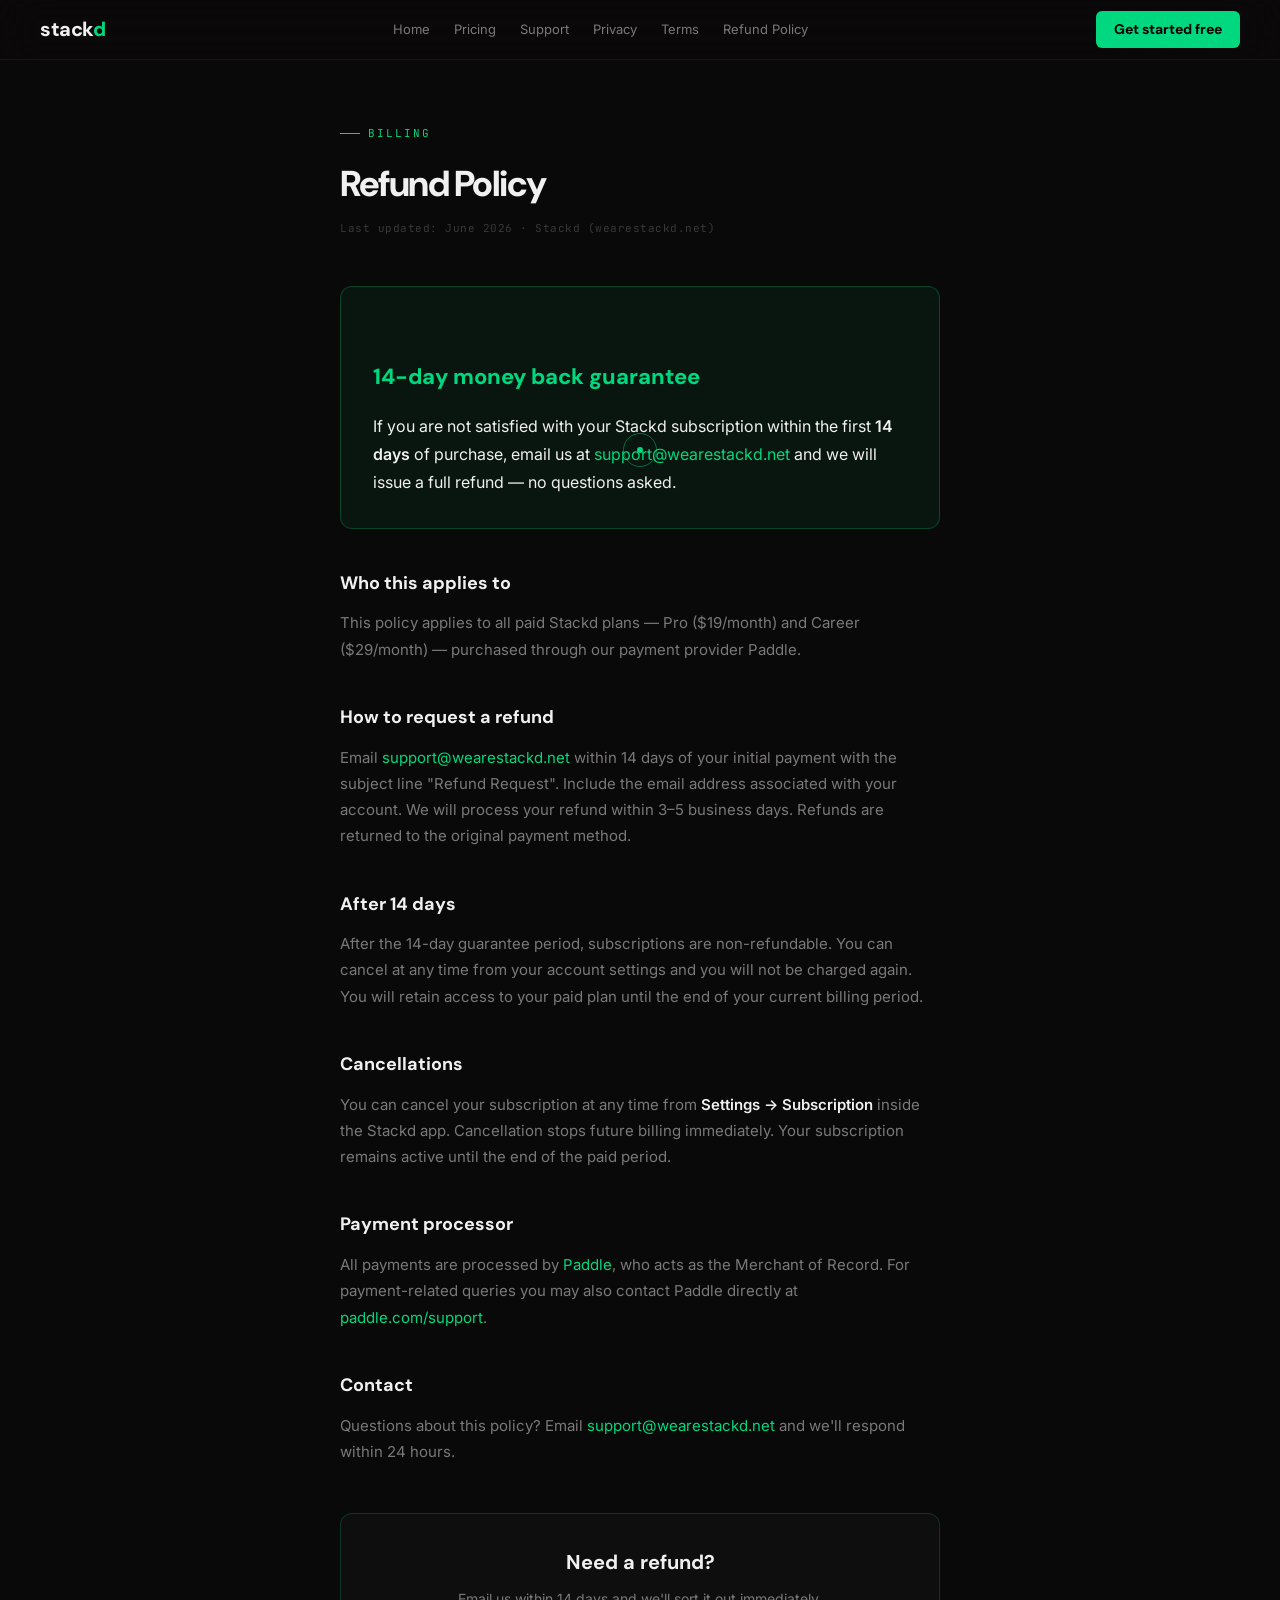
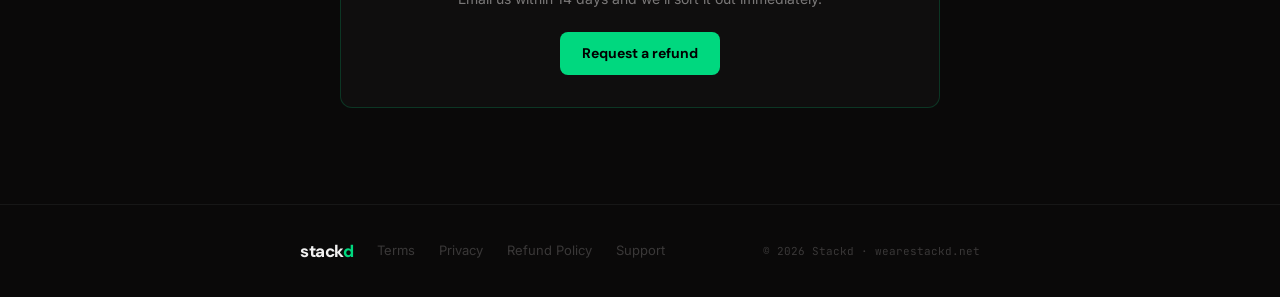
<file: refund.html>
<!DOCTYPE html>
<html lang="en">
<head>
  <meta charset="UTF-8" />
  <meta name="viewport" content="width=device-width, initial-scale=1.0" />
  <title>Refund Policy — Stackd</title>
  <link rel="icon" type="image/svg+xml" href="data:image/svg+xml,<svg xmlns='http://www.w3.org/2000/svg' viewBox='0 0 32 32'><rect width='32' height='32' rx='8' fill='%2300D87F'/><text x='50%' y='50%' dominant-baseline='central' text-anchor='middle' font-size='18' font-family='system-ui' font-weight='700' fill='%230A0909'>S</text></svg>" />
  <link rel="preconnect" href="https://fonts.googleapis.com">
  <link rel="preconnect" href="https://fonts.gstatic.com" crossorigin>
  <link href="https://fonts.googleapis.com/css2?family=DM+Sans:wght@400;500;600;700;800&family=Inter:wght@400;500;600&family=JetBrains+Mono:wght@400;500&display=swap" rel="stylesheet">
  <style>
    *, *::before, *::after { box-sizing: border-box; margin: 0; padding: 0; }
    :root {
      --bg: #0A0909; --bg-2: #0F0E0E; --bg-3: #141313;
      --border: rgba(255,255,255,0.055); --border-2: rgba(255,255,255,0.1);
      --green: #00D87F; --orange: #FF6B35;
      --text: #F0F0F0; --text-2: #7A7878; --text-3: #3A3838;
      --font-d: 'DM Sans', sans-serif; --font-b: 'Inter', sans-serif; --font-m: 'JetBrains Mono', monospace;
    }
    body { font-family: var(--font-b); background: var(--bg); color: var(--text); font-size: 15px; line-height: 1.65; -webkit-font-smoothing: antialiased; }
    @media (hover: hover) and (pointer: fine) { body, a, button { cursor: none !important; } }
    .cursor-dot { position: fixed; width: 6px; height: 6px; background: var(--green); border-radius: 50%; pointer-events: none; z-index: 9999; transform: translate(-50%,-50%); transition: width .15s, height .15s, background .15s; }
    .cursor-ring { position: fixed; width: 34px; height: 34px; border: 1.5px solid rgba(0,216,127,0.45); border-radius: 50%; pointer-events: none; z-index: 9998; transform: translate(-50%,-50%); transition: width .25s cubic-bezier(0.34,1.56,0.64,1), height .25s cubic-bezier(0.34,1.56,0.64,1); }
    .cursor-dot.dot-hover { width: 10px; height: 10px; background: #FF6B35; }
    .cursor-ring.ring-hover { width: 50px; height: 50px; }
    @media (max-width: 768px), (hover: none) { .cursor-dot, .cursor-ring { display: none; } body { cursor: auto !important; } }

    .nav { height: 60px; display: flex; align-items: center; justify-content: space-between; padding: 0 2.5rem; background: rgba(10,9,9,0.9); backdrop-filter: blur(24px); border-bottom: 0.5px solid var(--border); position: sticky; top: 0; z-index: 100; }
    .logo { font-family: var(--font-d); font-size: 20px; font-weight: 800; letter-spacing: -0.5px; text-decoration: none; color: var(--text); }
    .logo span { color: var(--green); }
    .nav-links { display: flex; align-items: center; gap: 4px; flex-wrap: wrap; }
    .nav-link { font-size: 13px; color: var(--text-2); text-decoration: none; padding: 5px 10px; border-radius: 6px; transition: color .15s, background .15s; white-space: nowrap; }
    .nav-link:hover { color: var(--text); background: rgba(255,255,255,0.05); }
    .nav-cta { font-size: 14px; font-family: var(--font-d); font-weight: 700; color: #000; text-decoration: none; padding: 7px 18px; border-radius: 6px; background: var(--green); transition: background .15s; white-space: nowrap; }
    .nav-cta:hover { background: #00F090; }

    .page { max-width: 680px; margin: 0 auto; padding: 4rem 2.5rem 6rem; }
    .page-eyebrow { font-family: var(--font-m); font-size: 11px; letter-spacing: 2px; text-transform: uppercase; color: var(--green); margin-bottom: 0.75rem; display: flex; align-items: center; gap: 8px; }
    .page-eyebrow::before { content: ''; width: 20px; height: 1px; background: var(--green); }
    .page-title { font-family: var(--font-d); font-size: 36px; font-weight: 800; letter-spacing: -1.5px; margin-bottom: 0.35rem; }
    .updated { font-family: var(--font-m); font-size: 11px; color: var(--text-3); margin-bottom: 3rem; letter-spacing: 0.5px; }

    /* Highlight box for the main policy */
    .refund-highlight {
      background: rgba(0,216,127,0.06);
      border: 1px solid rgba(0,216,127,0.25);
      border-radius: 12px;
      padding: 2rem;
      margin-bottom: 2.5rem;
    }
    .refund-highlight h2 { font-family: var(--font-d); font-size: 22px; font-weight: 800; color: var(--green); margin-bottom: 1rem; }
    .refund-highlight p { font-size: 16px; color: var(--text); line-height: 1.75; margin-bottom: 0; }

    h2 { font-family: var(--font-d); font-size: 18px; font-weight: 700; margin: 2.5rem 0 0.75rem; }
    p { font-size: 15px; color: var(--text-2); margin-bottom: 1rem; line-height: 1.75; }
    strong { color: var(--text); font-weight: 600; }
    a { color: var(--green); text-decoration: none; } a:hover { text-decoration: underline; }

    .contact-card { background: var(--bg-2); border: 0.5px solid rgba(0,216,127,0.2); border-radius: 12px; padding: 2rem; text-align: center; margin-top: 3rem; }
    .contact-card h3 { font-family: var(--font-d); font-size: 20px; font-weight: 700; margin-bottom: 0.5rem; }
    .contact-card p { font-size: 14px; color: var(--text-2); margin-bottom: 1.25rem; }
    .btn-primary { display: inline-flex; align-items: center; padding: 10px 22px; background: var(--green); color: #000; border: none; border-radius: 8px; font-size: 14px; font-weight: 700; text-decoration: none; font-family: var(--font-d); transition: background .15s; }
    .btn-primary:hover { background: #00F090; }

    .footer { border-top: 0.5px solid var(--border); padding: 2rem 2.5rem; }
    .footer-inner { max-width: 680px; margin: 0 auto; display: flex; justify-content: space-between; align-items: center; flex-wrap: wrap; gap: 1rem; }
    .footer-links { display: flex; gap: 1.5rem; align-items: center; flex-wrap: wrap; }
    .footer-link { font-size: 13px; color: var(--text-3); text-decoration: none; transition: color .15s; } .footer-link:hover { color: var(--text); }
    .footer-copy { font-family: var(--font-m); font-size: 11px; color: var(--text-3); }
    @media (max-width: 640px) { .nav { padding: 0 1.25rem; } .nav-links { display: none; } .page { padding: 2.5rem 1.25rem 4rem; } .page-title { font-size: 28px; } }
  </style>
</head>
<body>
<div class="cursor-dot" id="c-dot"></div>
<div class="cursor-ring" id="c-ring"></div>

<nav class="nav">
  <a href="index.html" class="logo">stack<span>d</span></a>
  <div class="nav-links">
    <a href="index.html" class="nav-link">Home</a>
    <a href="pricing.html" class="nav-link">Pricing</a>
    <a href="support.html" class="nav-link">Support</a>
    <a href="privacy.html" class="nav-link">Privacy</a>
    <a href="terms.html" class="nav-link">Terms</a>
    <a href="refund.html" class="nav-link">Refund Policy</a>
  </div>
  <a href="app.html" class="nav-cta">Get started free</a>
</nav>

<div class="page">
  <div class="page-eyebrow">Billing</div>
  <h1 class="page-title">Refund Policy</h1>
  <p class="updated">Last updated: June 2026 · Stackd (wearestackd.net)</p>

  <div class="refund-highlight">
    <h2>14-day money back guarantee</h2>
    <p>If you are not satisfied with your Stackd subscription within the first <strong>14 days</strong> of purchase, email us at <a href="mailto:support@wearestackd.net">support@wearestackd.net</a> and we will issue a full refund — no questions asked.</p>
  </div>

  <h2>Who this applies to</h2>
  <p>This policy applies to all paid Stackd plans — Pro ($19/month) and Career ($29/month) — purchased through our payment provider Paddle.</p>

  <h2>How to request a refund</h2>
  <p>Email <a href="mailto:support@wearestackd.net">support@wearestackd.net</a> within 14 days of your initial payment with the subject line "Refund Request". Include the email address associated with your account. We will process your refund within 3–5 business days. Refunds are returned to the original payment method.</p>

  <h2>After 14 days</h2>
  <p>After the 14-day guarantee period, subscriptions are non-refundable. You can cancel at any time from your account settings and you will not be charged again. You will retain access to your paid plan until the end of your current billing period.</p>

  <h2>Cancellations</h2>
  <p>You can cancel your subscription at any time from <strong>Settings → Subscription</strong> inside the Stackd app. Cancellation stops future billing immediately. Your subscription remains active until the end of the paid period.</p>

  <h2>Payment processor</h2>
  <p>All payments are processed by <a href="https://paddle.com" target="_blank">Paddle</a>, who acts as the Merchant of Record. For payment-related queries you may also contact Paddle directly at <a href="https://paddle.com/support" target="_blank">paddle.com/support</a>.</p>

  <h2>Contact</h2>
  <p>Questions about this policy? Email <a href="mailto:support@wearestackd.net">support@wearestackd.net</a> and we'll respond within 24 hours.</p>

  <div class="contact-card">
    <h3>Need a refund?</h3>
    <p>Email us within 14 days and we'll sort it out immediately.</p>
    <a href="mailto:support@wearestackd.net?subject=Refund Request" class="btn-primary">Request a refund</a>
  </div>
</div>

<footer class="footer">
  <div class="footer-inner">
    <div class="footer-links">
      <a href="index.html" class="logo" style="font-size:17px;">stack<span style="color:var(--green)">d</span></a>
      <a href="terms.html" class="footer-link">Terms</a>
      <a href="privacy.html" class="footer-link">Privacy</a>
      <a href="refund.html" class="footer-link">Refund Policy</a>
      <a href="support.html" class="footer-link">Support</a>
    </div>
    <span class="footer-copy">© 2026 Stackd · wearestackd.net</span>
  </div>
</footer>

<script>
window.addEventListener('DOMContentLoaded', function() {
  var d = document.getElementById('c-dot'), r = document.getElementById('c-ring');
  if (!d || !r || window.matchMedia('(hover: none), (pointer: coarse)').matches) return;
  var mx = window.innerWidth/2, my = window.innerHeight/2, rx = mx, ry = my;
  document.addEventListener('mousemove', function(e) { mx = e.clientX; my = e.clientY; });
  (function tick() { d.style.left=mx+'px'; d.style.top=my+'px'; rx+=(mx-rx)*.1; ry+=(my-ry)*.1; r.style.left=rx+'px'; r.style.top=ry+'px'; requestAnimationFrame(tick); })();
  document.querySelectorAll('a,button').forEach(function(el) {
    el.addEventListener('mouseenter', function() { r.classList.add('ring-hover'); d.classList.add('dot-hover'); });
    el.addEventListener('mouseleave', function() { r.classList.remove('ring-hover'); d.classList.remove('dot-hover'); });
  });
});
</script>
</body>
</html>
</file>
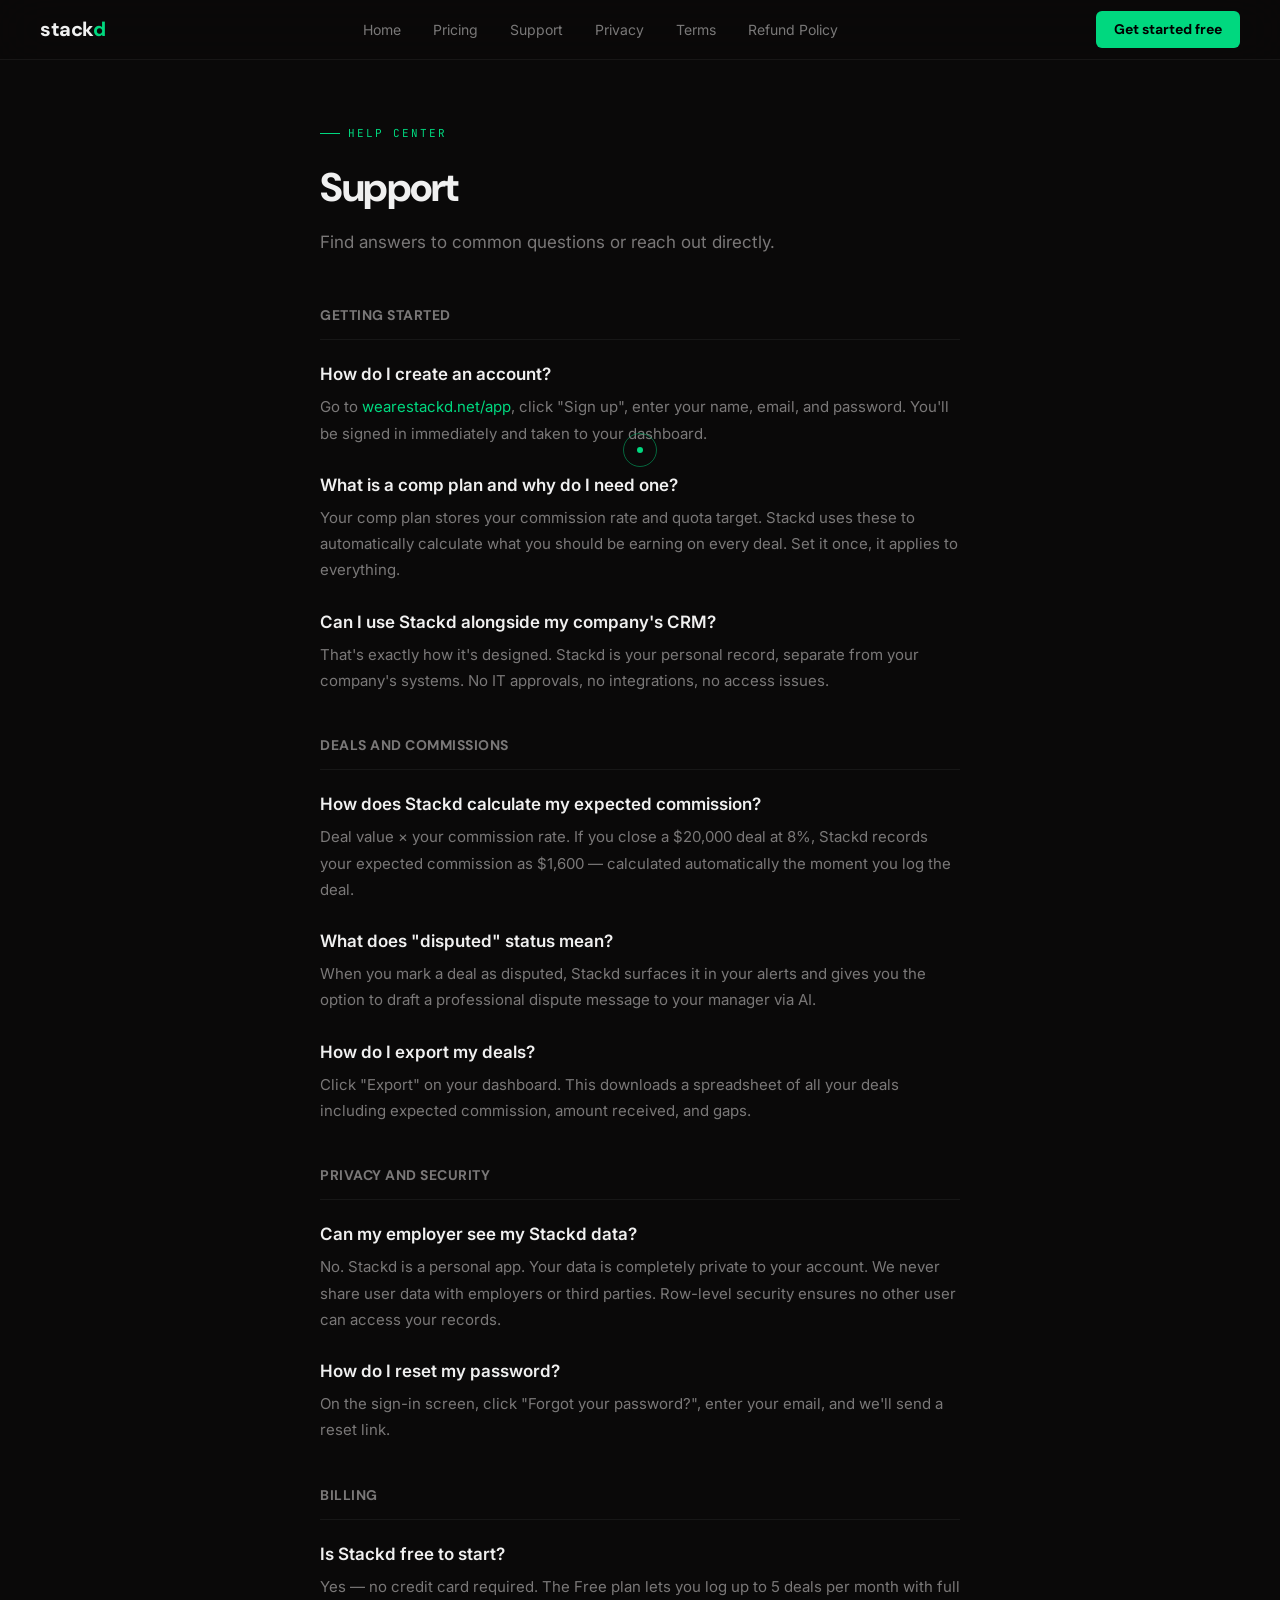
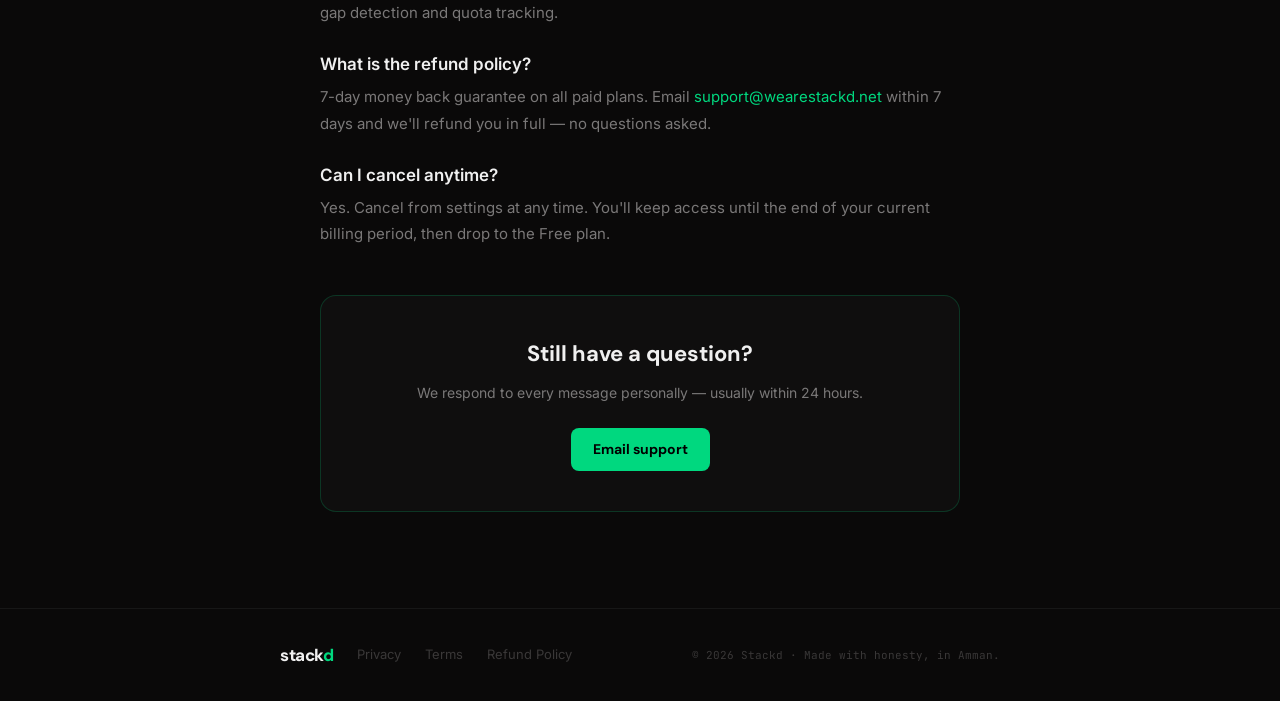
<file: support.html>
<!DOCTYPE html>
<html lang="en">
<head>
  <meta charset="UTF-8" />
  <meta name="viewport" content="width=device-width, initial-scale=1.0" />
  <title>Support — Stackd</title>
  <link rel="icon" type="image/svg+xml" href="data:image/svg+xml,<svg xmlns='http://www.w3.org/2000/svg' viewBox='0 0 32 32'><rect width='32' height='32' rx='8' fill='%2300D87F'/><text x='50%' y='50%' dominant-baseline='central' text-anchor='middle' font-size='18' font-family='system-ui' font-weight='700' fill='%230A0909'>S</text></svg>" />
  <link rel="preconnect" href="https://fonts.googleapis.com">
  <link rel="preconnect" href="https://fonts.gstatic.com" crossorigin>
  <link href="https://fonts.googleapis.com/css2?family=DM+Sans:wght@400;600;700;800&family=Inter:wght@400;500;600&family=JetBrains+Mono:wght@400;500&display=swap" rel="stylesheet">
  <style>
    *, *::before, *::after { box-sizing: border-box; margin: 0; padding: 0; }
    :root {
      --bg: #0A0909; --bg-2: #0F0E0E; --bg-3: #141313; --bg-4: #1A1919;
      --border: rgba(255,255,255,0.055); --border-2: rgba(255,255,255,0.1);
      --green: #00D87F; --green-3: rgba(0,216,127,0.06);
      --text: #F0F0F0; --text-2: #7A7878; --text-3: #3A3838;
      --font-d: 'DM Sans', sans-serif; --font-b: 'Inter', sans-serif; --font-m: 'JetBrains Mono', monospace;
    }
    html { scroll-behavior: smooth; }
    body { font-family: var(--font-b); background: var(--bg); color: var(--text); font-size: 16px; line-height: 1.65; -webkit-font-smoothing: antialiased; }
    @media (hover: hover) and (pointer: fine) { body, a, button { cursor: none !important; } }

    /* CURSOR */
    .cursor-dot { position: fixed; width: 6px; height: 6px; background: var(--green); border-radius: 50%; pointer-events: none; z-index: 9999; transform: translate(-50%,-50%); transition: width .15s, height .15s, background .15s; }
    .cursor-ring { position: fixed; width: 34px; height: 34px; border: 1.5px solid rgba(0,216,127,0.45); border-radius: 50%; pointer-events: none; z-index: 9998; transform: translate(-50%,-50%); transition: width .25s cubic-bezier(0.34,1.56,0.64,1), height .25s cubic-bezier(0.34,1.56,0.64,1); }
    .cursor-dot.dot-hover { width: 10px; height: 10px; background: #FF6B35; }
    .cursor-ring.ring-hover { width: 50px; height: 50px; border-color: rgba(0,216,127,0.18); }
    @media (max-width: 768px), (hover: none) { .cursor-dot, .cursor-ring { display: none; } body { cursor: auto !important; } }

    /* NAV */
    .nav { height: 60px; display: flex; align-items: center; justify-content: space-between; padding: 0 2.5rem; background: rgba(10,9,9,0.9); backdrop-filter: blur(24px); border-bottom: 0.5px solid var(--border); position: sticky; top: 0; z-index: 100; }
    .logo { font-family: var(--font-d); font-size: 20px; font-weight: 800; letter-spacing: -0.5px; text-decoration: none; color: var(--text); }
    .logo span { color: var(--green); }
    .nav-links { display: flex; align-items: center; gap: 4px; }
    .nav-link { font-size: 14px; color: var(--text-2); text-decoration: none; padding: 6px 14px; border-radius: 6px; transition: color .15s, background .15s; }
    .nav-link:hover { color: var(--text); background: rgba(255,255,255,0.05); }
    .nav-cta { font-size: 14px; font-family: var(--font-d); font-weight: 700; color: #000; text-decoration: none; padding: 7px 18px; border-radius: 6px; background: var(--green); transition: background .15s; }
    .nav-cta:hover { background: #00F090; }

    /* PAGE */
    .page { max-width: 720px; margin: 0 auto; padding: 4rem 2.5rem 6rem; }
    .page-eyebrow { font-family: var(--font-m); font-size: 11px; letter-spacing: 2px; text-transform: uppercase; color: var(--green); margin-bottom: 0.75rem; display: flex; align-items: center; gap: 8px; }
    .page-eyebrow::before { content: ''; width: 20px; height: 1px; background: var(--green); }
    .page-title { font-family: var(--font-d); font-size: 40px; font-weight: 800; letter-spacing: -1.5px; margin-bottom: 0.5rem; }
    .page-sub { font-size: 17px; color: var(--text-2); margin-bottom: 3rem; }

    .faq-group { margin-bottom: 2.5rem; }
    .faq-group-title { font-family: var(--font-d); font-size: 14px; font-weight: 700; margin-bottom: 1.25rem; padding-bottom: 0.75rem; border-bottom: 0.5px solid var(--border); color: var(--text-2); text-transform: uppercase; letter-spacing: 0.5px; }
    .faq-item { margin-bottom: 1.5rem; }
    .faq-q { font-size: 17px; font-weight: 600; margin-bottom: 6px; color: var(--text); }
    .faq-a { font-size: 15px; color: var(--text-2); line-height: 1.75; }
    .faq-a a { color: var(--green); text-decoration: none; }

    .contact-card { background: var(--bg-2); border: 0.5px solid rgba(0,216,127,0.2); border-radius: 16px; padding: 2.5rem; text-align: center; margin-top: 3rem; }
    .contact-card h2 { font-family: var(--font-d); font-size: 22px; font-weight: 700; margin-bottom: 0.5rem; }
    .contact-card p { font-size: 14px; color: var(--text-2); margin-bottom: 1.5rem; }
    .btn-primary { display: inline-flex; align-items: center; gap: 6px; padding: 10px 22px; background: var(--green); color: #000; border: none; border-radius: 8px; font-size: 14px; font-weight: 700; text-decoration: none; font-family: var(--font-d); transition: background .15s; }
    .btn-primary:hover { background: #00F090; }

    /* FOOTER */
    .footer { border-top: 0.5px solid var(--border); padding: 2rem 2.5rem; }
    .footer-inner { max-width: 720px; margin: 0 auto; display: flex; justify-content: space-between; align-items: center; flex-wrap: wrap; gap: 1rem; }
    .footer-link { font-size: 13px; color: var(--text-3); text-decoration: none; transition: color .15s; }
    .footer-link:hover { color: var(--text); }
    .footer-copy { font-family: var(--font-m); font-size: 11px; color: var(--text-3); }

    @media (max-width: 640px) { .nav { padding: 0 1.25rem; } .nav-links { display: none; } .page { padding: 2.5rem 1.25rem 4rem; } .page-title { font-size: 28px; } }
  </style>
</head>
<body>

<div class="cursor-dot" id="c-dot"></div>
<div class="cursor-ring" id="c-ring"></div>

<nav class="nav">
  <a href="index.html" class="logo">stack<span>d</span></a>
  <div class="nav-links">
    <a href="index.html" class="nav-link">Home</a>
    <a href="pricing.html" class="nav-link">Pricing</a>
    <a href="support.html" class="nav-link">Support</a>
    <a href="privacy.html" class="nav-link">Privacy</a>
    <a href="terms.html" class="nav-link">Terms</a>
    <a href="refund.html" class="nav-link">Refund Policy</a>
  </div>
  <a href="app.html" class="nav-cta">Get started free</a>
</nav>

<div class="page">
  <div class="page-eyebrow">Help center</div>
  <h1 class="page-title">Support</h1>
  <p class="page-sub">Find answers to common questions or reach out directly.</p>

  <div class="faq-group">
    <div class="faq-group-title">Getting started</div>
    <div class="faq-item">
      <div class="faq-q">How do I create an account?</div>
      <div class="faq-a">Go to <a href="app.html">wearestackd.net/app</a>, click "Sign up", enter your name, email, and password. You'll be signed in immediately and taken to your dashboard.</div>
    </div>
    <div class="faq-item">
      <div class="faq-q">What is a comp plan and why do I need one?</div>
      <div class="faq-a">Your comp plan stores your commission rate and quota target. Stackd uses these to automatically calculate what you should be earning on every deal. Set it once, it applies to everything.</div>
    </div>
    <div class="faq-item">
      <div class="faq-q">Can I use Stackd alongside my company's CRM?</div>
      <div class="faq-a">That's exactly how it's designed. Stackd is your personal record, separate from your company's systems. No IT approvals, no integrations, no access issues.</div>
    </div>
  </div>

  <div class="faq-group">
    <div class="faq-group-title">Deals and commissions</div>
    <div class="faq-item">
      <div class="faq-q">How does Stackd calculate my expected commission?</div>
      <div class="faq-a">Deal value × your commission rate. If you close a $20,000 deal at 8%, Stackd records your expected commission as $1,600 — calculated automatically the moment you log the deal.</div>
    </div>
    <div class="faq-item">
      <div class="faq-q">What does "disputed" status mean?</div>
      <div class="faq-a">When you mark a deal as disputed, Stackd surfaces it in your alerts and gives you the option to draft a professional dispute message to your manager via AI.</div>
    </div>
    <div class="faq-item">
      <div class="faq-q">How do I export my deals?</div>
      <div class="faq-a">Click "Export" on your dashboard. This downloads a spreadsheet of all your deals including expected commission, amount received, and gaps.</div>
    </div>
  </div>

  <div class="faq-group">
    <div class="faq-group-title">Privacy and security</div>
    <div class="faq-item">
      <div class="faq-q">Can my employer see my Stackd data?</div>
      <div class="faq-a">No. Stackd is a personal app. Your data is completely private to your account. We never share user data with employers or third parties. Row-level security ensures no other user can access your records.</div>
    </div>
    <div class="faq-item">
      <div class="faq-q">How do I reset my password?</div>
      <div class="faq-a">On the sign-in screen, click "Forgot your password?", enter your email, and we'll send a reset link.</div>
    </div>
  </div>

  <div class="faq-group">
    <div class="faq-group-title">Billing</div>
    <div class="faq-item">
      <div class="faq-q">Is Stackd free to start?</div>
      <div class="faq-a">Yes — no credit card required. The Free plan lets you log up to 5 deals per month with full gap detection and quota tracking.</div>
    </div>
    <div class="faq-item">
      <div class="faq-q">What is the refund policy?</div>
      <div class="faq-a">7-day money back guarantee on all paid plans. Email <a href="mailto:support@wearestackd.net">support@wearestackd.net</a> within 7 days and we'll refund you in full — no questions asked.</div>
    </div>
    <div class="faq-item">
      <div class="faq-q">Can I cancel anytime?</div>
      <div class="faq-a">Yes. Cancel from settings at any time. You'll keep access until the end of your current billing period, then drop to the Free plan.</div>
    </div>
  </div>

  <div class="contact-card">
    <h2>Still have a question?</h2>
    <p>We respond to every message personally — usually within 24 hours.</p>
    <a href="mailto:support@wearestackd.net" class="btn-primary">Email support</a>
  </div>
</div>

<footer class="footer">
  <div class="footer-inner">
    <div style="display:flex;gap:1.5rem;align-items:center;">
      <a href="index.html" class="logo" style="font-size:17px;">stack<span style="color:var(--green)">d</span></a>
      <a href="privacy.html" class="footer-link">Privacy</a>
      <a href="terms.html" class="footer-link">Terms</a>
      <a href="refund.html" class="footer-link">Refund Policy</a>
    </div>
    <span class="footer-copy">© 2026 Stackd · Made with honesty, in Amman.</span>
  </div>
</footer>

<script>
window.addEventListener('DOMContentLoaded', function() {
  var d = document.getElementById('c-dot');
  var r = document.getElementById('c-ring');
  if (!d || !r) return;
  if (window.matchMedia('(hover: none), (pointer: coarse)').matches) return;
  var mx = window.innerWidth / 2, my = window.innerHeight / 2;
  var rx = mx, ry = my;
  document.addEventListener('mousemove', function(e) { mx = e.clientX; my = e.clientY; });
  (function tick() {
    d.style.left = mx + 'px'; d.style.top = my + 'px';
    rx += (mx - rx) * 0.1; ry += (my - ry) * 0.1;
    r.style.left = rx + 'px'; r.style.top = ry + 'px';
    requestAnimationFrame(tick);
  })();
  document.querySelectorAll('a, button').forEach(function(el) {
    el.addEventListener('mouseenter', function() { r.classList.add('ring-hover'); d.classList.add('dot-hover'); });
    el.addEventListener('mouseleave', function() { r.classList.remove('ring-hover'); d.classList.remove('dot-hover'); });
  });
});
</script>
</body>
</html>
</file>
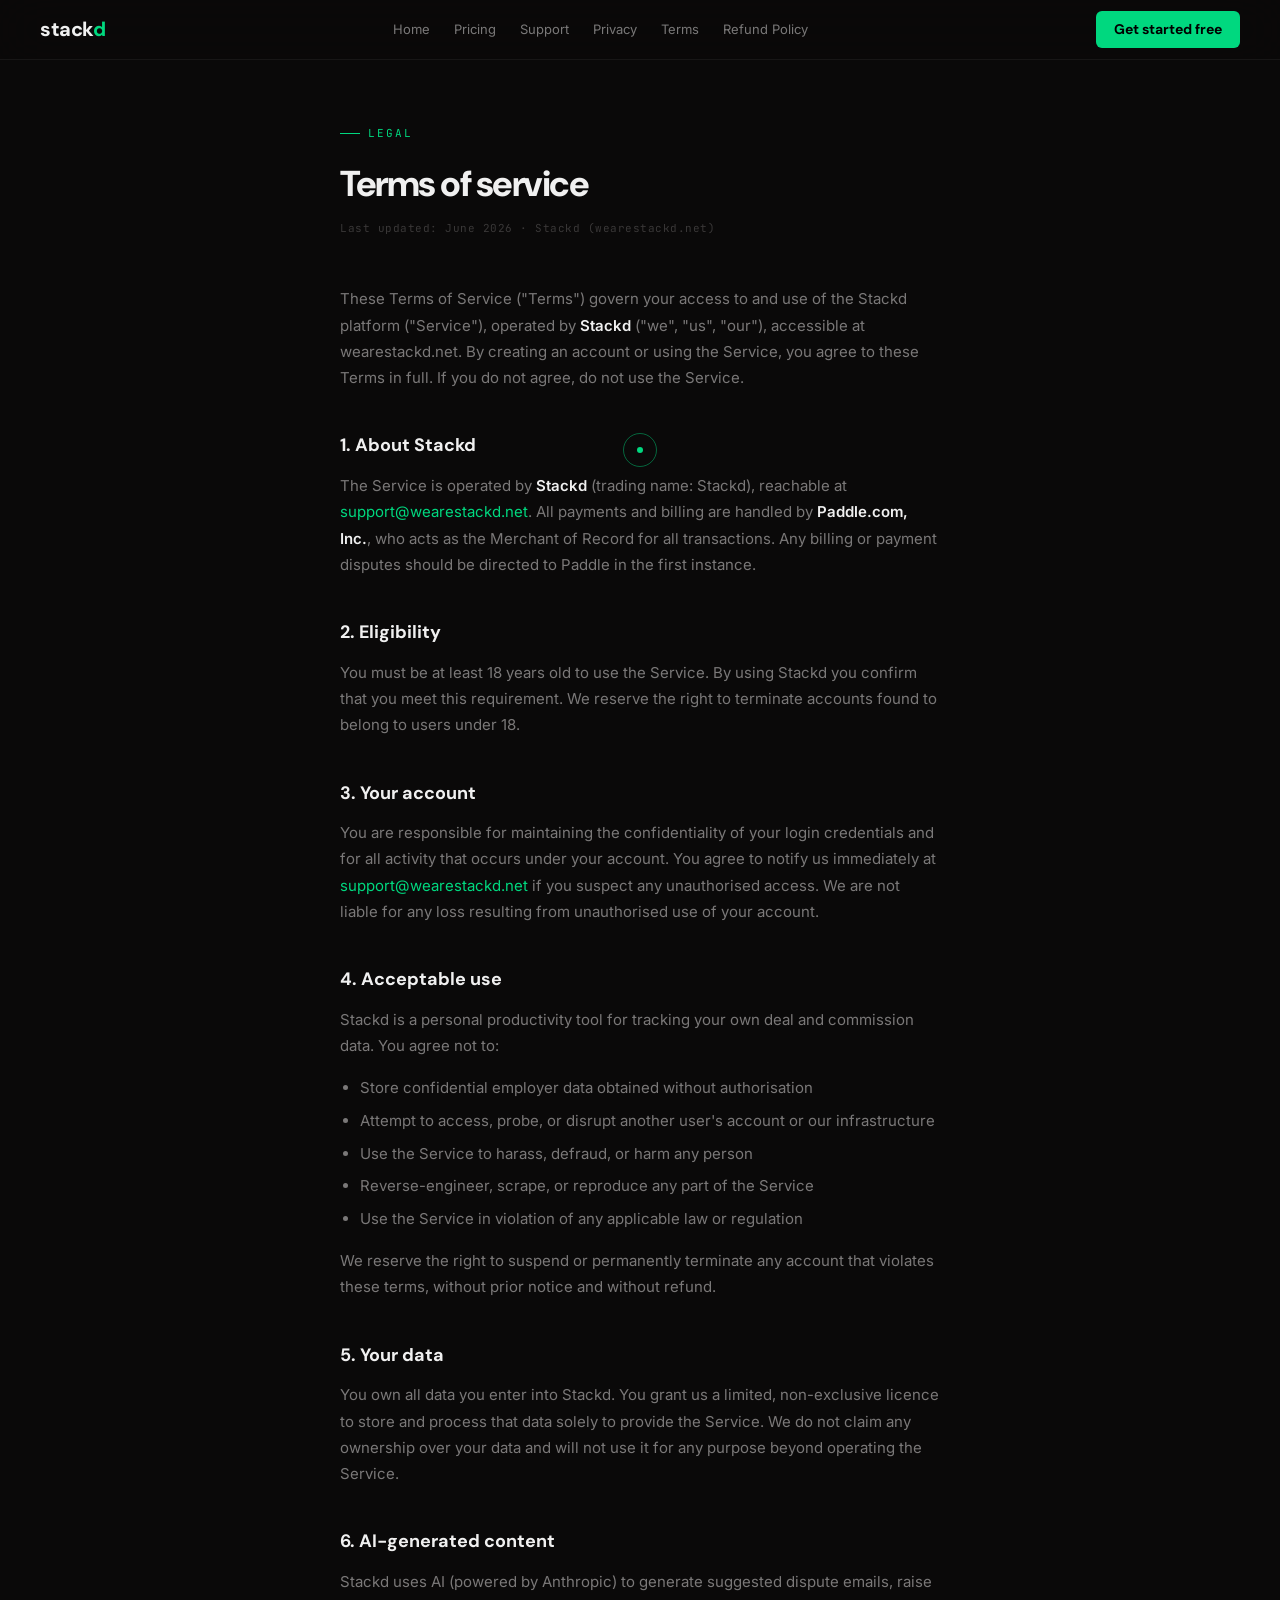
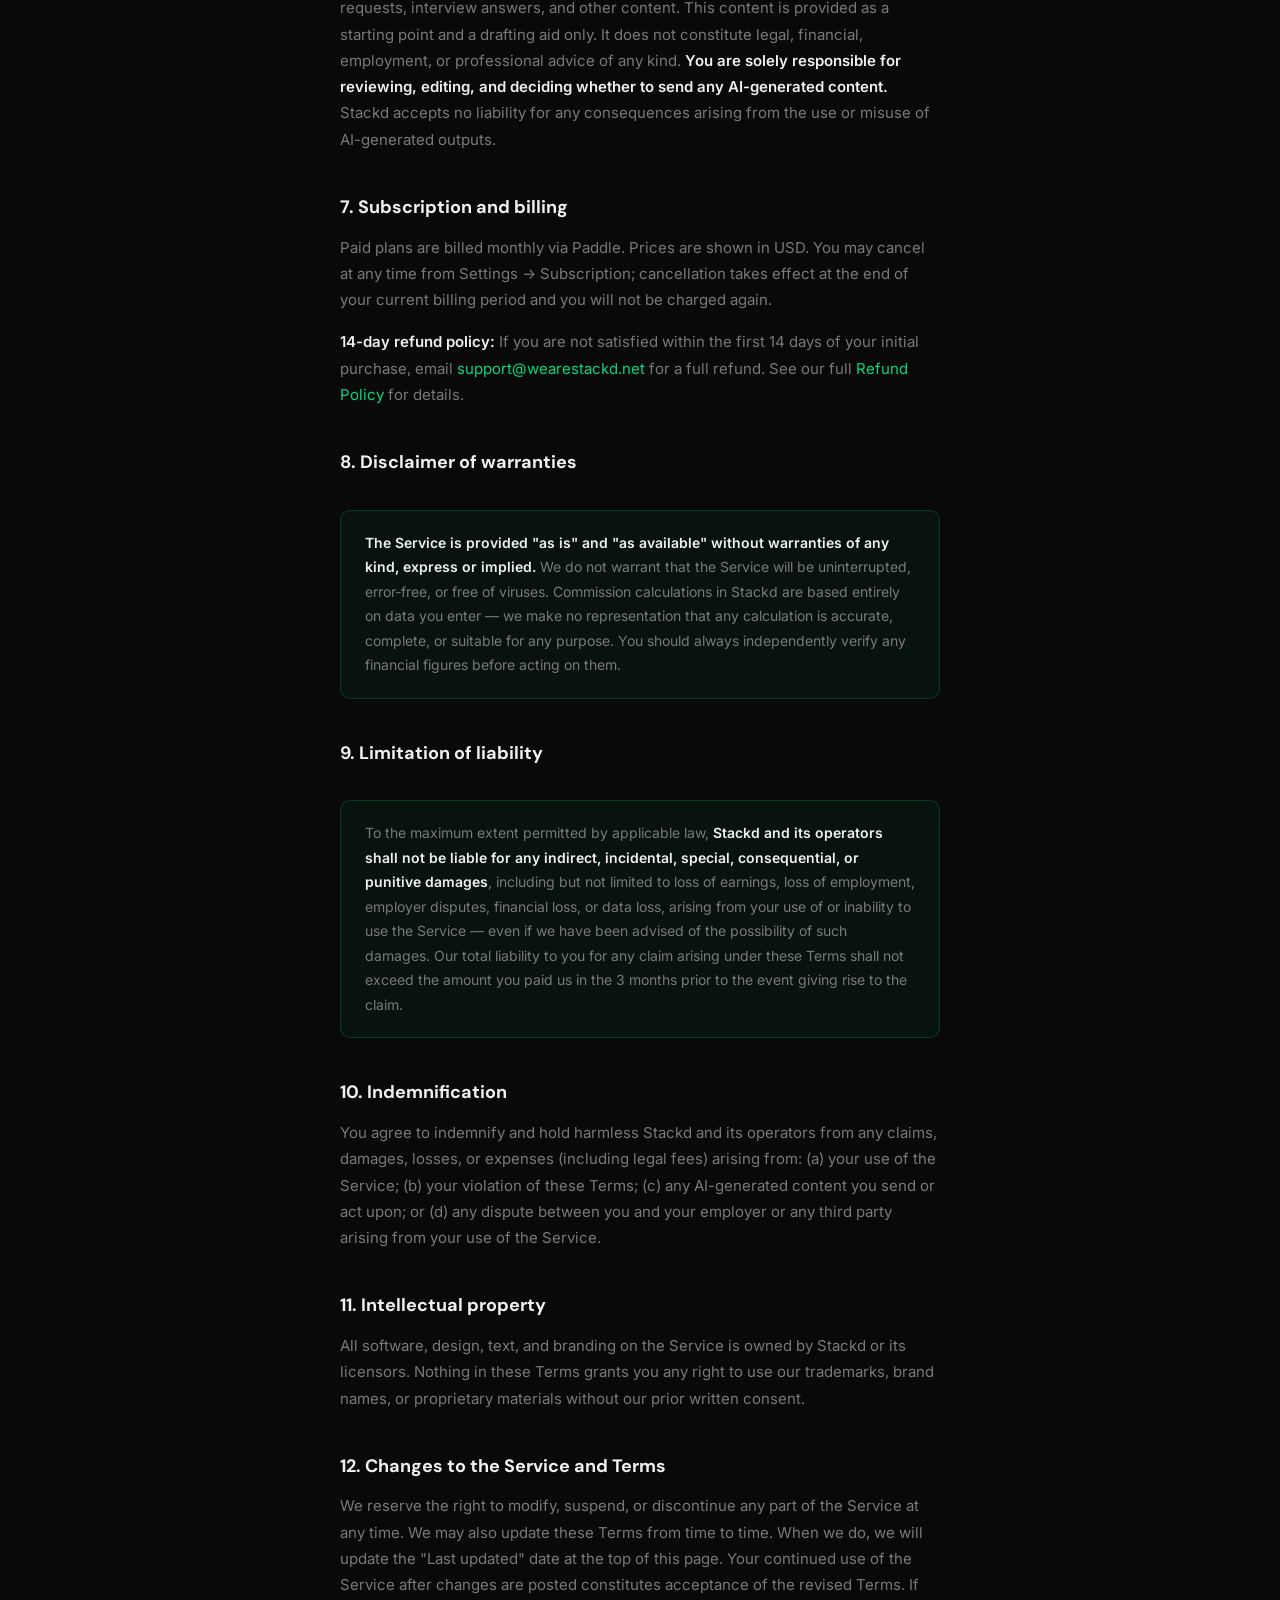
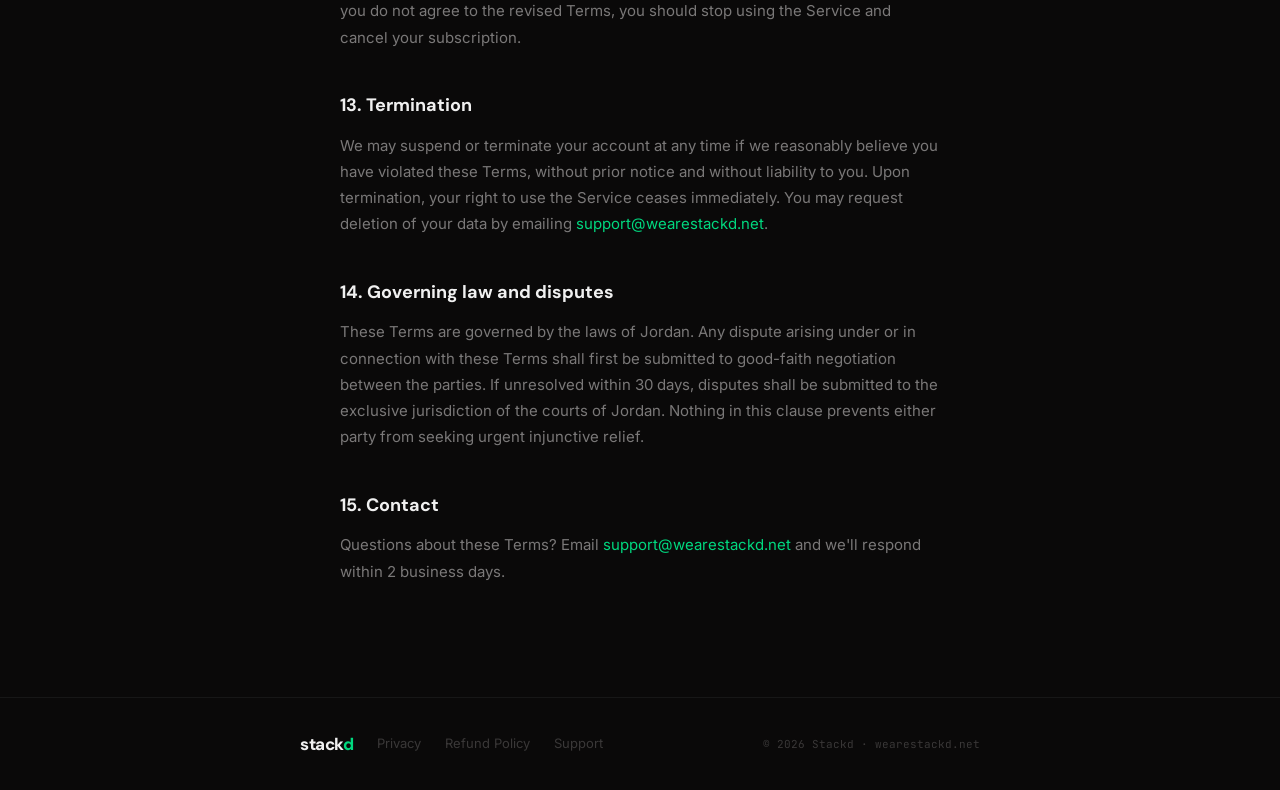
<file: terms.html>
<!DOCTYPE html>
<html lang="en">
<head>
  <meta charset="UTF-8" />
  <meta name="viewport" content="width=device-width, initial-scale=1.0" />
  <title>Terms of Service — Stackd</title>
  <link rel="icon" type="image/svg+xml" href="data:image/svg+xml,<svg xmlns='http://www.w3.org/2000/svg' viewBox='0 0 32 32'><rect width='32' height='32' rx='8' fill='%2300D87F'/><text x='50%' y='50%' dominant-baseline='central' text-anchor='middle' font-size='18' font-family='system-ui' font-weight='700' fill='%230A0909'>S</text></svg>" />
  <link rel="preconnect" href="https://fonts.googleapis.com">
  <link rel="preconnect" href="https://fonts.gstatic.com" crossorigin>
  <link href="https://fonts.googleapis.com/css2?family=DM+Sans:wght@400;500;600;700;800&family=Inter:wght@400;500;600&family=JetBrains+Mono:wght@400;500&display=swap" rel="stylesheet">
  <style>
    *, *::before, *::after { box-sizing: border-box; margin: 0; padding: 0; }
    :root {
      --bg: #0A0909; --bg-2: #0F0E0E; --bg-3: #141313;
      --border: rgba(255,255,255,0.055); --border-2: rgba(255,255,255,0.1);
      --green: #00D87F; --text: #F0F0F0; --text-2: #7A7878; --text-3: #3A3838;
      --font-d: 'DM Sans', sans-serif; --font-b: 'Inter', sans-serif; --font-m: 'JetBrains Mono', monospace;
    }
    body { font-family: var(--font-b); background: var(--bg); color: var(--text); font-size: 15px; line-height: 1.65; -webkit-font-smoothing: antialiased; }
    @media (hover: hover) and (pointer: fine) { body, a, button { cursor: none !important; } }
    .cursor-dot { position: fixed; width: 6px; height: 6px; background: var(--green); border-radius: 50%; pointer-events: none; z-index: 9999; transform: translate(-50%,-50%); transition: width .15s, height .15s, background .15s; }
    .cursor-ring { position: fixed; width: 34px; height: 34px; border: 1.5px solid rgba(0,216,127,0.45); border-radius: 50%; pointer-events: none; z-index: 9998; transform: translate(-50%,-50%); transition: width .25s cubic-bezier(0.34,1.56,0.64,1), height .25s cubic-bezier(0.34,1.56,0.64,1); }
    .cursor-dot.dot-hover { width: 10px; height: 10px; background: #FF6B35; }
    .cursor-ring.ring-hover { width: 50px; height: 50px; }
    @media (max-width: 768px), (hover: none) { .cursor-dot, .cursor-ring { display: none; } body { cursor: auto !important; } }
    .nav { height: 60px; display: flex; align-items: center; justify-content: space-between; padding: 0 2.5rem; background: rgba(10,9,9,0.9); backdrop-filter: blur(24px); border-bottom: 0.5px solid var(--border); position: sticky; top: 0; z-index: 100; }
    .logo { font-family: var(--font-d); font-size: 20px; font-weight: 800; letter-spacing: -0.5px; text-decoration: none; color: var(--text); }
    .logo span { color: var(--green); }
    .nav-links { display: flex; align-items: center; gap: 4px; flex-wrap: wrap; }
    .nav-link { font-size: 13px; color: var(--text-2); text-decoration: none; padding: 5px 10px; border-radius: 6px; transition: color .15s, background .15s; white-space: nowrap; }
    .nav-link:hover { color: var(--text); background: rgba(255,255,255,0.05); }
    .nav-cta { font-size: 14px; font-family: var(--font-d); font-weight: 700; color: #000; text-decoration: none; padding: 7px 18px; border-radius: 6px; background: var(--green); transition: background .15s; white-space: nowrap; }
    .nav-cta:hover { background: #00F090; }
    .page { max-width: 680px; margin: 0 auto; padding: 4rem 2.5rem 6rem; }
    .page-eyebrow { font-family: var(--font-m); font-size: 11px; letter-spacing: 2px; text-transform: uppercase; color: var(--green); margin-bottom: 0.75rem; display: flex; align-items: center; gap: 8px; }
    .page-eyebrow::before { content: ''; width: 20px; height: 1px; background: var(--green); }
    .page-title { font-family: var(--font-d); font-size: 36px; font-weight: 800; letter-spacing: -1.5px; margin-bottom: 0.35rem; }
    .updated { font-family: var(--font-m); font-size: 11px; color: var(--text-3); margin-bottom: 3rem; letter-spacing: 0.5px; }
    h2 { font-family: var(--font-d); font-size: 18px; font-weight: 700; margin: 2.5rem 0 0.75rem; color: var(--text); }
    p { font-size: 15px; color: var(--text-2); margin-bottom: 1rem; line-height: 1.75; }
    ul { padding-left: 1.25rem; margin-bottom: 1rem; }
    li { font-size: 15px; color: var(--text-2); line-height: 1.75; margin-bottom: 0.4rem; }
    strong { color: var(--text); font-weight: 600; }
    a { color: var(--green); text-decoration: none; } a:hover { text-decoration: underline; }
    .notice { background: rgba(0,216,127,0.05); border: 0.5px solid rgba(0,216,127,0.2); border-radius: 10px; padding: 1.25rem 1.5rem; margin: 2rem 0; }
    .notice p { margin: 0; font-size: 14px; }
    .footer { border-top: 0.5px solid var(--border); padding: 2rem 2.5rem; }
    .footer-inner { max-width: 680px; margin: 0 auto; display: flex; justify-content: space-between; align-items: center; flex-wrap: wrap; gap: 1rem; }
    .footer-links { display: flex; gap: 1.5rem; align-items: center; flex-wrap: wrap; }
    .footer-link { font-size: 13px; color: var(--text-3); text-decoration: none; transition: color .15s; } .footer-link:hover { color: var(--text); }
    .footer-copy { font-family: var(--font-m); font-size: 11px; color: var(--text-3); }
    @media (max-width: 640px) { .nav { padding: 0 1.25rem; } .nav-links { display: none; } .page { padding: 2.5rem 1.25rem 4rem; } .page-title { font-size: 28px; } }
  </style>
</head>
<body>
<div class="cursor-dot" id="c-dot"></div>
<div class="cursor-ring" id="c-ring"></div>
<nav class="nav">
  <a href="index.html" class="logo">stack<span>d</span></a>
  <div class="nav-links">
    <a href="index.html" class="nav-link">Home</a>
    <a href="pricing.html" class="nav-link">Pricing</a>
    <a href="support.html" class="nav-link">Support</a>
    <a href="privacy.html" class="nav-link">Privacy</a>
    <a href="terms.html" class="nav-link">Terms</a>
    <a href="refund.html" class="nav-link">Refund Policy</a>
  </div>
  <a href="app.html" class="nav-cta">Get started free</a>
</nav>

<div class="page">
  <div class="page-eyebrow">Legal</div>
  <h1 class="page-title">Terms of service</h1>
  <p class="updated">Last updated: June 2026 · Stackd (wearestackd.net)</p>

  <p>These Terms of Service ("Terms") govern your access to and use of the Stackd platform ("Service"), operated by <strong>Stackd</strong> ("we", "us", "our"), accessible at wearestackd.net. By creating an account or using the Service, you agree to these Terms in full. If you do not agree, do not use the Service.</p>

  <h2>1. About Stackd</h2>
  <p>The Service is operated by <strong>Stackd</strong> (trading name: Stackd), reachable at <a href="mailto:support@wearestackd.net">support@wearestackd.net</a>. All payments and billing are handled by <strong>Paddle.com, Inc.</strong>, who acts as the Merchant of Record for all transactions. Any billing or payment disputes should be directed to Paddle in the first instance.</p>

  <h2>2. Eligibility</h2>
  <p>You must be at least 18 years old to use the Service. By using Stackd you confirm that you meet this requirement. We reserve the right to terminate accounts found to belong to users under 18.</p>

  <h2>3. Your account</h2>
  <p>You are responsible for maintaining the confidentiality of your login credentials and for all activity that occurs under your account. You agree to notify us immediately at <a href="mailto:support@wearestackd.net">support@wearestackd.net</a> if you suspect any unauthorised access. We are not liable for any loss resulting from unauthorised use of your account.</p>

  <h2>4. Acceptable use</h2>
  <p>Stackd is a personal productivity tool for tracking your own deal and commission data. You agree not to:</p>
  <ul>
    <li>Store confidential employer data obtained without authorisation</li>
    <li>Attempt to access, probe, or disrupt another user's account or our infrastructure</li>
    <li>Use the Service to harass, defraud, or harm any person</li>
    <li>Reverse-engineer, scrape, or reproduce any part of the Service</li>
    <li>Use the Service in violation of any applicable law or regulation</li>
  </ul>
  <p>We reserve the right to suspend or permanently terminate any account that violates these terms, without prior notice and without refund.</p>

  <h2>5. Your data</h2>
  <p>You own all data you enter into Stackd. You grant us a limited, non-exclusive licence to store and process that data solely to provide the Service. We do not claim any ownership over your data and will not use it for any purpose beyond operating the Service.</p>

  <h2>6. AI-generated content</h2>
  <p>Stackd uses AI (powered by Anthropic) to generate suggested dispute emails, raise requests, interview answers, and other content. This content is provided as a starting point and a drafting aid only. It does not constitute legal, financial, employment, or professional advice of any kind. <strong>You are solely responsible for reviewing, editing, and deciding whether to send any AI-generated content.</strong> Stackd accepts no liability for any consequences arising from the use or misuse of AI-generated outputs.</p>

  <h2>7. Subscription and billing</h2>
  <p>Paid plans are billed monthly via Paddle. Prices are shown in USD. You may cancel at any time from Settings → Subscription; cancellation takes effect at the end of your current billing period and you will not be charged again.</p>
  <p><strong>14-day refund policy:</strong> If you are not satisfied within the first 14 days of your initial purchase, email <a href="mailto:support@wearestackd.net">support@wearestackd.net</a> for a full refund. See our full <a href="refund.html">Refund Policy</a> for details.</p>

  <h2>8. Disclaimer of warranties</h2>
  <div class="notice">
    <p><strong>The Service is provided "as is" and "as available" without warranties of any kind, express or implied.</strong> We do not warrant that the Service will be uninterrupted, error-free, or free of viruses. Commission calculations in Stackd are based entirely on data you enter — we make no representation that any calculation is accurate, complete, or suitable for any purpose. You should always independently verify any financial figures before acting on them.</p>
  </div>

  <h2>9. Limitation of liability</h2>
  <div class="notice">
    <p>To the maximum extent permitted by applicable law, <strong>Stackd and its operators shall not be liable for any indirect, incidental, special, consequential, or punitive damages</strong>, including but not limited to loss of earnings, loss of employment, employer disputes, financial loss, or data loss, arising from your use of or inability to use the Service — even if we have been advised of the possibility of such damages. Our total liability to you for any claim arising under these Terms shall not exceed the amount you paid us in the 3 months prior to the event giving rise to the claim.</p>
  </div>

  <h2>10. Indemnification</h2>
  <p>You agree to indemnify and hold harmless Stackd and its operators from any claims, damages, losses, or expenses (including legal fees) arising from: (a) your use of the Service; (b) your violation of these Terms; (c) any AI-generated content you send or act upon; or (d) any dispute between you and your employer or any third party arising from your use of the Service.</p>

  <h2>11. Intellectual property</h2>
  <p>All software, design, text, and branding on the Service is owned by Stackd or its licensors. Nothing in these Terms grants you any right to use our trademarks, brand names, or proprietary materials without our prior written consent.</p>

  <h2>12. Changes to the Service and Terms</h2>
  <p>We reserve the right to modify, suspend, or discontinue any part of the Service at any time. We may also update these Terms from time to time. When we do, we will update the "Last updated" date at the top of this page. Your continued use of the Service after changes are posted constitutes acceptance of the revised Terms. If you do not agree to the revised Terms, you should stop using the Service and cancel your subscription.</p>

  <h2>13. Termination</h2>
  <p>We may suspend or terminate your account at any time if we reasonably believe you have violated these Terms, without prior notice and without liability to you. Upon termination, your right to use the Service ceases immediately. You may request deletion of your data by emailing <a href="mailto:support@wearestackd.net">support@wearestackd.net</a>.</p>

  <h2>14. Governing law and disputes</h2>
  <p>These Terms are governed by the laws of Jordan. Any dispute arising under or in connection with these Terms shall first be submitted to good-faith negotiation between the parties. If unresolved within 30 days, disputes shall be submitted to the exclusive jurisdiction of the courts of Jordan. Nothing in this clause prevents either party from seeking urgent injunctive relief.</p>

  <h2>15. Contact</h2>
  <p>Questions about these Terms? Email <a href="mailto:support@wearestackd.net">support@wearestackd.net</a> and we'll respond within 2 business days.</p>
</div>

<footer class="footer">
  <div class="footer-inner">
    <div class="footer-links">
      <a href="index.html" class="logo" style="font-size:17px;">stack<span style="color:var(--green)">d</span></a>
      <a href="privacy.html" class="footer-link">Privacy</a>
      <a href="refund.html" class="footer-link">Refund Policy</a>
      <a href="support.html" class="footer-link">Support</a>
    </div>
    <span class="footer-copy">© 2026 Stackd · wearestackd.net</span>
  </div>
</footer>

<script>
window.addEventListener('DOMContentLoaded', function() {
  var d = document.getElementById('c-dot'), r = document.getElementById('c-ring');
  if (!d || !r || window.matchMedia('(hover: none), (pointer: coarse)').matches) return;
  var mx = window.innerWidth/2, my = window.innerHeight/2, rx = mx, ry = my;
  document.addEventListener('mousemove', function(e) { mx = e.clientX; my = e.clientY; });
  (function tick() { d.style.left=mx+'px'; d.style.top=my+'px'; rx+=(mx-rx)*.1; ry+=(my-ry)*.1; r.style.left=rx+'px'; r.style.top=ry+'px'; requestAnimationFrame(tick); })();
  document.querySelectorAll('a,button').forEach(function(el) {
    el.addEventListener('mouseenter', function() { r.classList.add('ring-hover'); d.classList.add('dot-hover'); });
    el.addEventListener('mouseleave', function() { r.classList.remove('ring-hover'); d.classList.remove('dot-hover'); });
  });
});
</script>
</body>
</html>
</file>
<file: shared.css>
/* ============================================
   STACKD — SHARED STYLES v3
   Dark theme — used across all pages
   ============================================ */

*, *::before, *::after { box-sizing: border-box; margin: 0; padding: 0; }

:root {
  --bg:            #080808;
  --surface:       #111111;
  --surface-2:     #181818;
  --surface-3:     #1E1E1E;
  --border:        rgba(255,255,255,0.06);
  --border-bright: rgba(255,255,255,0.12);
  --border-green:  rgba(29,158,117,0.3);
  --green:         #1D9E75;
  --green-bright:  #22C55E;
  --green-glow:    rgba(29,158,117,0.12);
  --green-dark:    #0F6E56;
  --red:           #EF4444;
  --red-glow:      rgba(239,68,68,0.12);
  --amber:         #F59E0B;
  --amber-glow:    rgba(245,158,11,0.12);
  --text:          #F0F0F0;
  --text-2:        #888888;
  --text-3:        #444444;
  --radius:        8px;
  --radius-lg:     12px;
  --radius-xl:     16px;
  --radius-2xl:    24px;
  --shadow:        0 4px 24px rgba(0,0,0,0.4);
  --shadow-lg:     0 8px 48px rgba(0,0,0,0.6);
  --transition:    0.2s cubic-bezier(0.4,0,0.2,1);
  --spring:        0.4s cubic-bezier(0.34,1.56,0.64,1);
  --font-display:  'Space Grotesk', sans-serif;
  --font-body:     'Inter', sans-serif;
  --font-mono:     'Space Mono', monospace;
}

html { scroll-behavior: smooth; }

body {
  font-family: var(--font-body);
  background: var(--bg);
  color: var(--text);
  font-size: 15px;
  line-height: 1.65;
  -webkit-font-smoothing: antialiased;
  overflow-x: hidden;
}

/* ---- LOGO ---- */
.logo {
  font-family: var(--font-display);
  font-size: 20px;
  font-weight: 700;
  letter-spacing: -0.5px;
  text-decoration: none;
  color: var(--text);
}
.logo span { color: var(--green); }

/* ---- BUTTONS ---- */
.btn {
  display: inline-flex;
  align-items: center;
  justify-content: center;
  gap: 6px;
  padding: 9px 18px;
  border-radius: var(--radius);
  font-size: 14px;
  font-weight: 500;
  font-family: var(--font-body);
  cursor: pointer;
  text-decoration: none;
  border: none;
  transition: all var(--transition);
  white-space: nowrap;
}

.btn:active { transform: scale(0.97); }

.btn-primary { background: var(--green); color: #000; font-weight: 600; }
.btn-primary:hover { background: var(--green-bright); box-shadow: 0 0 20px rgba(29,158,117,0.35); }

.btn-outline {
  background: transparent;
  color: var(--text-2);
  border: 0.5px solid var(--border-bright);
}
.btn-outline:hover { color: var(--text); border-color: rgba(255,255,255,0.25); }

.btn-ghost { background: transparent; color: var(--text-2); border: none; }
.btn-ghost:hover { background: rgba(255,255,255,0.05); color: var(--text); }

.btn-danger { background: transparent; color: var(--red); border: 0.5px solid rgba(239,68,68,0.3); }
.btn-danger:hover { background: var(--red-glow); }

.btn-lg { padding: 11px 24px; font-size: 15px; }
.btn-sm { padding: 6px 14px; font-size: 13px; }
.btn-full { width: 100%; }

/* ---- NAV ---- */
.nav {
  display: flex;
  align-items: center;
  justify-content: space-between;
  padding: 0 2rem;
  height: 60px;
  background: rgba(8,8,8,0.85);
  backdrop-filter: blur(20px);
  border-bottom: 0.5px solid var(--border);
  position: sticky;
  top: 0;
  z-index: 100;
  transition: box-shadow var(--transition);
}

.nav.scrolled { box-shadow: 0 4px 24px rgba(0,0,0,0.4); }

.nav-links {
  display: flex;
  align-items: center;
  gap: 0.25rem;
}

.nav-link {
  font-size: 14px;
  color: var(--text-2);
  text-decoration: none;
  padding: 6px 12px;
  border-radius: var(--radius);
  transition: all var(--transition);
}

.nav-link:hover { color: var(--text); background: rgba(255,255,255,0.05); }
.nav-link.active { color: var(--text); }

.nav-actions { display: flex; align-items: center; gap: 8px; margin-left: 1rem; }

.nav-hamburger {
  display: none;
  flex-direction: column;
  gap: 5px;
  background: transparent;
  border: none;
  cursor: pointer;
  padding: 6px;
}

.nav-hamburger span {
  display: block;
  width: 22px;
  height: 1.5px;
  background: var(--text);
  border-radius: 2px;
  transition: all 0.2s;
}

.nav-hamburger.open span:nth-child(1) { transform: translateY(6.5px) rotate(45deg); }
.nav-hamburger.open span:nth-child(2) { opacity: 0; }
.nav-hamburger.open span:nth-child(3) { transform: translateY(-6.5px) rotate(-45deg); }

/* ---- INPUTS ---- */
input, select, textarea {
  width: 100%;
  padding: 10px 14px;
  border: 0.5px solid var(--border-bright);
  border-radius: var(--radius);
  font-size: 14px;
  font-family: var(--font-body);
  background: var(--surface-2);
  color: var(--text);
  outline: none;
  transition: border-color var(--transition), box-shadow var(--transition);
}

input:focus, select:focus, textarea:focus {
  border-color: var(--green);
  box-shadow: 0 0 0 3px rgba(29,158,117,0.1);
}

input:disabled, select:disabled {
  opacity: 0.5;
  cursor: not-allowed;
}

input::placeholder { color: var(--text-3); }

select option { background: var(--surface-2); color: var(--text); }

/* ---- BADGES ---- */
.badge {
  font-size: 11px;
  padding: 2px 9px;
  border-radius: 20px;
  font-weight: 600;
  display: inline-block;
}

.badge-closed { background: rgba(29,158,117,0.15); color: var(--green); }
.badge-pending { background: rgba(245,158,11,0.15); color: var(--amber); }
.badge-disputed { background: rgba(239,68,68,0.15); color: var(--red); }

/* ---- COLORS ---- */
.positive { color: var(--green); }
.warning { color: var(--amber); }
.negative { color: var(--red); }
.gap-ok { color: var(--green); }
.gap-neg { color: var(--red); font-weight: 600; }

/* ---- TOAST ---- */
.toast {
  position: fixed;
  bottom: 1.5rem;
  left: 50%;
  transform: translateX(-50%) translateY(80px);
  background: var(--surface-2);
  border: 0.5px solid var(--border-bright);
  color: var(--text);
  padding: 10px 20px;
  border-radius: var(--radius);
  font-size: 13px;
  font-weight: 500;
  opacity: 0;
  transition: all 0.25s ease;
  z-index: 9999;
  white-space: nowrap;
  pointer-events: none;
  box-shadow: var(--shadow);
}

.toast.show { opacity: 1; transform: translateX(-50%) translateY(0); }
.toast.error { border-color: rgba(239,68,68,0.4); color: var(--red); }
.toast.success { border-color: var(--border-green); color: var(--green); }

/* ---- SPINNER ---- */
.spinner {
  width: 18px;
  height: 18px;
  border: 1.5px solid var(--border-bright);
  border-top-color: var(--green);
  border-radius: 50%;
  animation: spin 0.6s linear infinite;
  display: inline-block;
}

@keyframes spin { to { transform: rotate(360deg); } }

.loading-state {
  display: flex;
  align-items: center;
  justify-content: center;
  gap: 12px;
  padding: 3rem;
  color: var(--text-2);
  font-size: 14px;
}

/* ---- FOOTER ---- */
.footer {
  border-top: 0.5px solid var(--border);
  padding: 3rem 2rem 0;
}

.footer-inner {
  max-width: 1100px;
  margin: 0 auto;
  display: flex;
  justify-content: space-between;
  gap: 3rem;
  padding-bottom: 3rem;
  flex-wrap: wrap;
}

.footer-brand { display: flex; flex-direction: column; gap: 0.5rem; }
.footer-tagline { font-size: 13px; color: var(--text-3); }
.footer-links-group { display: flex; gap: 4rem; }
.footer-col { display: flex; flex-direction: column; gap: 0.75rem; }

.footer-col-title {
  font-size: 11px;
  font-weight: 600;
  text-transform: uppercase;
  letter-spacing: 0.5px;
  color: var(--text-2);
  margin-bottom: 0.25rem;
}

.footer-link {
  font-size: 14px;
  color: var(--text-3);
  text-decoration: none;
  transition: color var(--transition);
}

.footer-link:hover { color: var(--text); }

.footer-bottom {
  max-width: 1100px;
  margin: 0 auto;
  padding: 1.25rem 0;
  border-top: 0.5px solid var(--border);
  font-size: 13px;
  color: var(--text-3);
  display: flex;
  justify-content: space-between;
  flex-wrap: wrap;
  gap: 8px;
}

/* ---- COOKIE ---- */
.cookie-banner {
  display: none;
  position: fixed;
  bottom: 1.5rem;
  left: 50%;
  transform: translateX(-50%);
  background: var(--surface-2);
  border: 0.5px solid var(--border-bright);
  color: var(--text-2);
  padding: 12px 20px;
  border-radius: var(--radius-lg);
  font-size: 13px;
  align-items: center;
  gap: 16px;
  z-index: 999;
  box-shadow: var(--shadow-lg);
  white-space: nowrap;
}

.cookie-banner a { color: var(--green); text-decoration: none; }

.cookie-banner button {
  background: var(--green);
  color: #000;
  border: none;
  padding: 5px 14px;
  border-radius: var(--radius);
  font-size: 12px;
  font-weight: 600;
  cursor: pointer;
  font-family: var(--font-body);
}

/* ---- RESPONSIVE ---- */
@media (max-width: 768px) {
  .nav { padding: 0 1.25rem; }
  .nav-hamburger { display: flex; }
  .nav-links {
    display: none;
    position: absolute;
    top: 60px; left: 0; right: 0;
    background: rgba(8,8,8,0.95);
    backdrop-filter: blur(20px);
    border-bottom: 0.5px solid var(--border);
    flex-direction: column;
    align-items: stretch;
    padding: 1rem 1.25rem;
    gap: 4px;
    box-shadow: var(--shadow);
  }
  .nav-links.open { display: flex; }
  .nav-link { padding: 10px 12px; }
  .nav-actions {
    margin-left: 0;
    margin-top: 0.5rem;
    flex-direction: column;
    gap: 8px;
  }
  .nav-actions .btn { width: 100%; justify-content: center; }
  .footer-inner { flex-direction: column; gap: 2rem; }
  .footer-links-group { gap: 2rem; }
  .cookie-banner { width: calc(100% - 2rem); white-space: normal; flex-wrap: wrap; }
}

/* ============================================
   CUSTOM CURSOR — all pages
============================================ */
@media (hover: hover) and (pointer: fine) {
  body { cursor: none !important; }
  a, button { cursor: none !important; }
}

.cursor-dot {
  position: fixed;
  width: 6px;
  height: 6px;
  background: #00D87F;
  border-radius: 50%;
  pointer-events: none;
  z-index: 9999;
  top: 0; left: 0;
  transform: translate(-50%, -50%);
  transition: width 0.15s, height 0.15s, background 0.15s;
  will-change: transform;
}

.cursor-ring {
  position: fixed;
  width: 34px;
  height: 34px;
  border: 1.5px solid rgba(0, 216, 127, 0.45);
  border-radius: 50%;
  pointer-events: none;
  z-index: 9998;
  top: 0; left: 0;
  transform: translate(-50%, -50%);
  transition: width 0.25s cubic-bezier(0.34,1.56,0.64,1),
              height 0.25s cubic-bezier(0.34,1.56,0.64,1),
              border-color 0.2s;
  will-change: transform;
}

.cursor-dot.dot-hover { width: 10px; height: 10px; background: #FF6B35; }
.cursor-ring.ring-hover { width: 50px; height: 50px; border-color: rgba(0,216,127,0.18); }

@media (max-width: 768px), (hover: none), (pointer: coarse) {
  body { cursor: auto !important; }
  a, button { cursor: pointer !important; }
  .cursor-dot, .cursor-ring { display: none !important; }
}

@media (prefers-reduced-motion: reduce) {
  .cursor-dot, .cursor-ring { display: none !important; }
  body { cursor: auto !important; }
}
</file>
